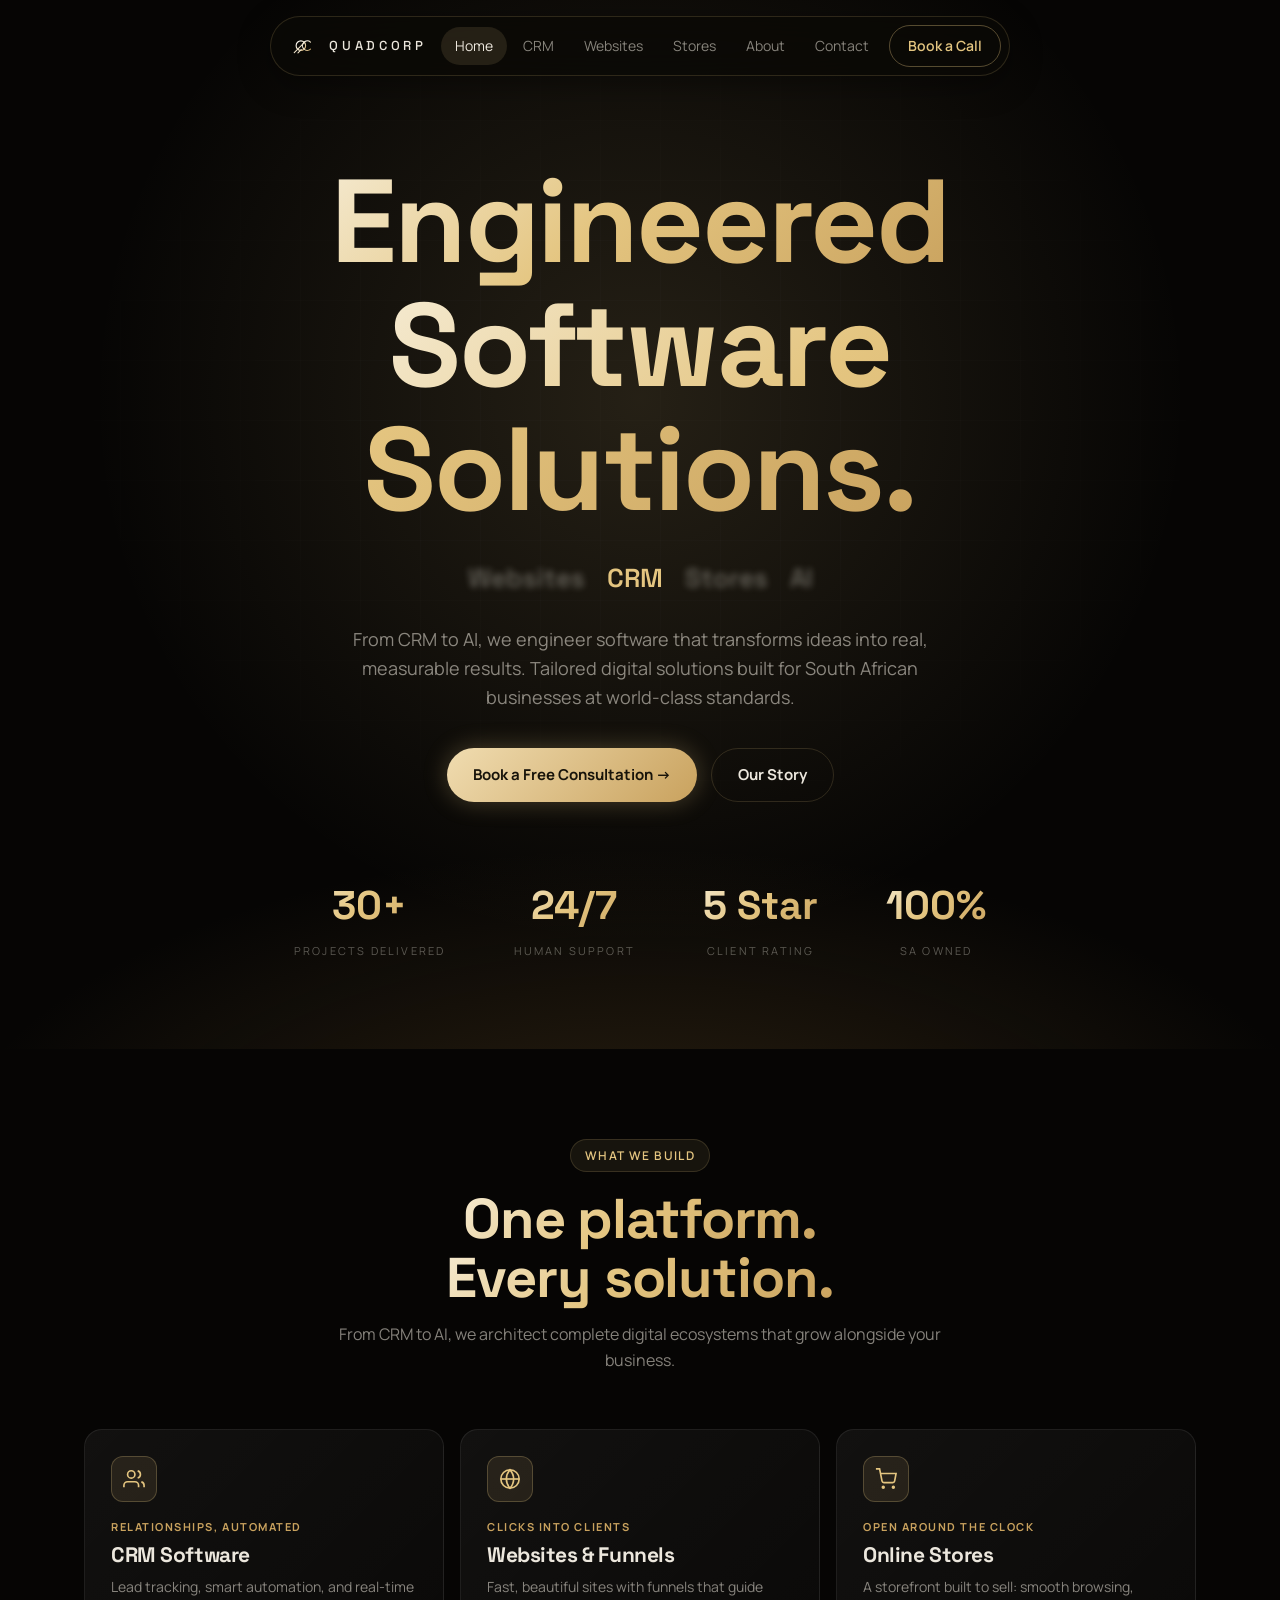
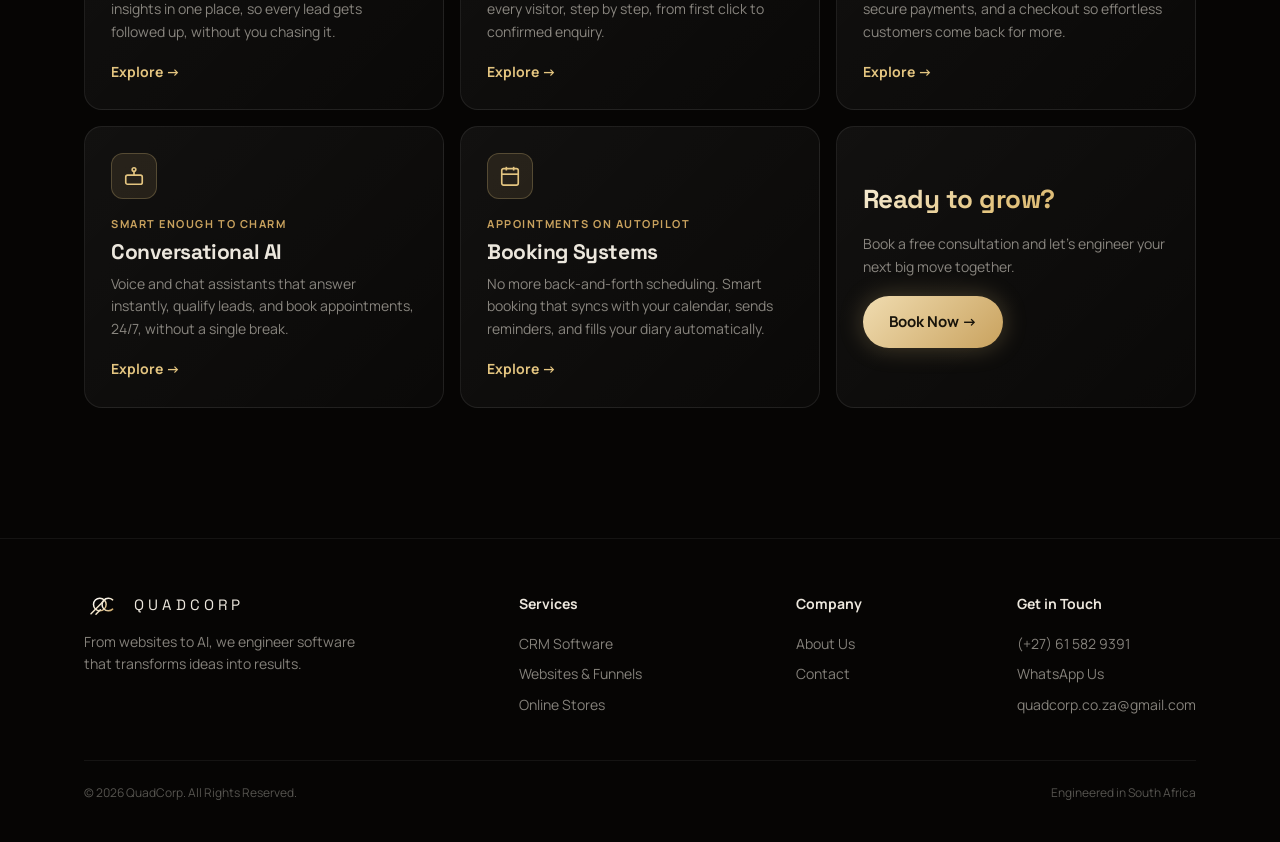
<file: index.html>
<!DOCTYPE html>
<html lang="en">
<head>
<meta charset="UTF-8">
<meta name="viewport" content="width=device-width, initial-scale=1.0">
<title>QuadCorp — Engineered Software Solutions</title>
<link rel="preconnect" href="https://fonts.googleapis.com">
<link rel="preconnect" href="https://fonts.gstatic.com" crossorigin>
<link href="https://fonts.googleapis.com/css2?family=Manrope:wght@400;500;600;700&family=Space+Grotesk:wght@500;600;700&display=swap" rel="stylesheet">
<link rel="stylesheet" href="styles.css">
</head>
<body>

<header>
  <nav>
    <a href="index.html" class="brand">
      <svg viewBox="0 0 240 130" fill="none" xmlns="http://www.w3.org/2000/svg">
        <defs><linearGradient id="g" x1="0" y1="0" x2="1" y2="1"><stop offset="0%" stop-color="#fff"/><stop offset="55%" stop-color="#F0E3C8"/><stop offset="100%" stop-color="#C9A25E"/></linearGradient></defs>
        <circle cx="95" cy="62" r="38" stroke="url(#g)" stroke-width="9" fill="none"/>
        <path d="M 172 34 A 38 38 0 1 0 172 90" stroke="url(#g)" stroke-width="9" stroke-linecap="round" fill="none"/>
        <line x1="42" y1="118" x2="126" y2="34" stroke="url(#g)" stroke-width="9" stroke-linecap="round"/>
        <line x1="72" y1="120" x2="98" y2="94" stroke="url(#g)" stroke-width="9" stroke-linecap="round"/>
      </svg>
      <span>QUADCORP</span>
    </a>
    <div class="nav-links">
      <a class="lnk" href="index.html">Home</a>
      <a class="lnk" href="crm.html">CRM</a>
      <a class="lnk" href="websites.html">Websites</a>
      <a class="lnk" href="stores.html">Stores</a>
      <a class="lnk" href="about.html">About</a>
      <a class="lnk" href="contact.html">Contact</a>
    </div>
    <a class="book" href="https://wa.me/27615829391?text=Hi%20QuadCorp!%20I%27d%20like%20to%20book%20a%20free%20consultation." target="_blank" rel="noopener">Book a Call</a>
  </nav>
</header>

<section class="hero">
  <div class="hero-inner">
    <h1><span class="grad">Engineered</span><br><span class="grad">Software Solutions.</span></h1>
    <div class="kws" id="kws"><span>Websites</span><span>CRM</span><span>Stores</span><span>AI</span></div>
    <p class="sub">From CRM to AI, we engineer software that transforms ideas into real, measurable results. Tailored digital solutions built for South African businesses at world-class standards.</p>
    <div class="cta">
      <a class="btn btn-primary" href="https://wa.me/27615829391?text=Hi%20QuadCorp!%20I%27d%20like%20to%20book%20a%20free%20consultation." target="_blank" rel="noopener">Book a Free Consultation →</a>
      <a class="btn btn-ghost" href="about.html">Our Story</a>
    </div>
    <div class="stats">
      <div class="s"><p class="v grad">30+</p><p class="l">Projects Delivered</p></div>
      <div class="s"><p class="v grad">24/7</p><p class="l">Human Support</p></div>
      <div class="s"><p class="v grad">5 Star</p><p class="l">Client Rating</p></div>
      <div class="s"><p class="v grad">100%</p><p class="l">SA Owned</p></div>
    </div>
  </div>
</section>

<section class="blk">
  <div class="wrap">
    <div class="head">
      <span class="tag">What We Build</span>
      <h2><span class="grad">One platform.</span><br><span class="grad">Every solution.</span></h2>
      <p>From CRM to AI, we architect complete digital ecosystems that grow alongside your business.</p>
    </div>
    <div class="grid g3">
      <a class="card" href="crm.html">
        <div class="ico"><svg viewBox="0 0 24 24"><path d="M17 21v-2a4 4 0 0 0-4-4H5a4 4 0 0 0-4 4v2"/><circle cx="9" cy="7" r="4"/><path d="M23 21v-2a4 4 0 0 0-3-3.87M16 3.13a4 4 0 0 1 0 7.75"/></svg></div>
        <p class="kick">Relationships, automated</p><h3>CRM Software</h3>
        <p>Lead tracking, smart automation, and real-time insights in one place, so every lead gets followed up, without you chasing it.</p>
        <div class="more">Explore →</div>
      </a>
      <a class="card" href="websites.html">
        <div class="ico"><svg viewBox="0 0 24 24"><circle cx="12" cy="12" r="10"/><line x1="2" y1="12" x2="22" y2="12"/><path d="M12 2a15.3 15.3 0 0 1 4 10 15.3 15.3 0 0 1-4 10 15.3 15.3 0 0 1-4-10 15.3 15.3 0 0 1 4-10z"/></svg></div>
        <p class="kick">Clicks into clients</p><h3>Websites &amp; Funnels</h3>
        <p>Fast, beautiful sites with funnels that guide every visitor, step by step, from first click to confirmed enquiry.</p>
        <div class="more">Explore →</div>
      </a>
      <a class="card" href="stores.html">
        <div class="ico"><svg viewBox="0 0 24 24"><circle cx="9" cy="21" r="1"/><circle cx="20" cy="21" r="1"/><path d="M1 1h4l2.68 13.39a2 2 0 0 0 2 1.61h9.72a2 2 0 0 0 2-1.61L23 6H6"/></svg></div>
        <p class="kick">Open around the clock</p><h3>Online Stores</h3>
        <p>A storefront built to sell: smooth browsing, secure payments, and a checkout so effortless customers come back for more.</p>
        <div class="more">Explore →</div>
      </a>
      <a class="card" href="contact.html">
        <div class="ico"><svg viewBox="0 0 24 24"><rect x="3" y="11" width="18" height="10" rx="2"/><circle cx="12" cy="5" r="2"/><path d="M12 7v4M8 16h.01M16 16h.01"/></svg></div>
        <p class="kick">Smart enough to charm</p><h3>Conversational AI</h3>
        <p>Voice and chat assistants that answer instantly, qualify leads, and book appointments, 24/7, without a single break.</p>
        <div class="more">Explore →</div>
      </a>
      <a class="card" href="contact.html">
        <div class="ico"><svg viewBox="0 0 24 24"><rect x="3" y="4" width="18" height="18" rx="2"/><line x1="16" y1="2" x2="16" y2="6"/><line x1="8" y1="2" x2="8" y2="6"/><line x1="3" y1="10" x2="21" y2="10"/></svg></div>
        <p class="kick">Appointments on autopilot</p><h3>Booking Systems</h3>
        <p>No more back-and-forth scheduling. Smart booking that syncs with your calendar, sends reminders, and fills your diary automatically.</p>
        <div class="more">Explore →</div>
      </a>
      <div class="card" style="display:flex;flex-direction:column;justify-content:center;">
        <h3 class="grad" style="font-size:26px;">Ready to grow?</h3>
        <p style="margin:10px 0 18px;">Book a free consultation and let's engineer your next big move together.</p>
        <a class="btn btn-primary" style="align-self:flex-start;" href="https://wa.me/27615829391?text=Hi%20QuadCorp!%20I%27d%20like%20to%20book%20a%20free%20consultation." target="_blank" rel="noopener">Book Now →</a>
      </div>
    </div>
  </div>
</section>

<footer>
  <div class="wrap">
    <div class="foot-top">
      <div class="foot-brand">
        <div class="fb">
          <svg viewBox="0 0 240 130" width="40" height="24" fill="none" xmlns="http://www.w3.org/2000/svg">
            <defs><linearGradient id="gf" x1="0" y1="0" x2="1" y2="1"><stop offset="0%" stop-color="#fff"/><stop offset="55%" stop-color="#F0E3C8"/><stop offset="100%" stop-color="#C9A25E"/></linearGradient></defs>
            <circle cx="95" cy="62" r="38" stroke="url(#gf)" stroke-width="9" fill="none"/>
            <path d="M 172 34 A 38 38 0 1 0 172 90" stroke="url(#gf)" stroke-width="9" stroke-linecap="round" fill="none"/>
            <line x1="42" y1="118" x2="126" y2="34" stroke="url(#gf)" stroke-width="9" stroke-linecap="round"/>
            <line x1="72" y1="120" x2="98" y2="94" stroke="url(#gf)" stroke-width="9" stroke-linecap="round"/>
          </svg>
          <span style="font-family:'Space Grotesk';letter-spacing:0.28em;font-size:15px;">QUADCORP</span>
        </div>
        <p>From websites to AI, we engineer software that transforms ideas into results.</p>
      </div>
      <div class="foot-col"><h5>Services</h5><a href="crm.html">CRM Software</a><a href="websites.html">Websites &amp; Funnels</a><a href="stores.html">Online Stores</a></div>
      <div class="foot-col"><h5>Company</h5><a href="about.html">About Us</a><a href="contact.html">Contact</a></div>
      <div class="foot-col"><h5>Get in Touch</h5><a href="tel:+27615829391">(+27) 61 582 9391</a><a href="https://wa.me/27615829391" target="_blank" rel="noopener">WhatsApp Us</a><a href="mailto:quadcorp.co.za@gmail.com">quadcorp.co.za@gmail.com</a></div>
    </div>
    <div class="foot-bot"><span>&copy; 2026 QuadCorp. All Rights Reserved.</span><span>Engineered in South Africa</span></div>
  </div>
</footer>

<script src="script.js"></script>
</body>
</html>
</file>
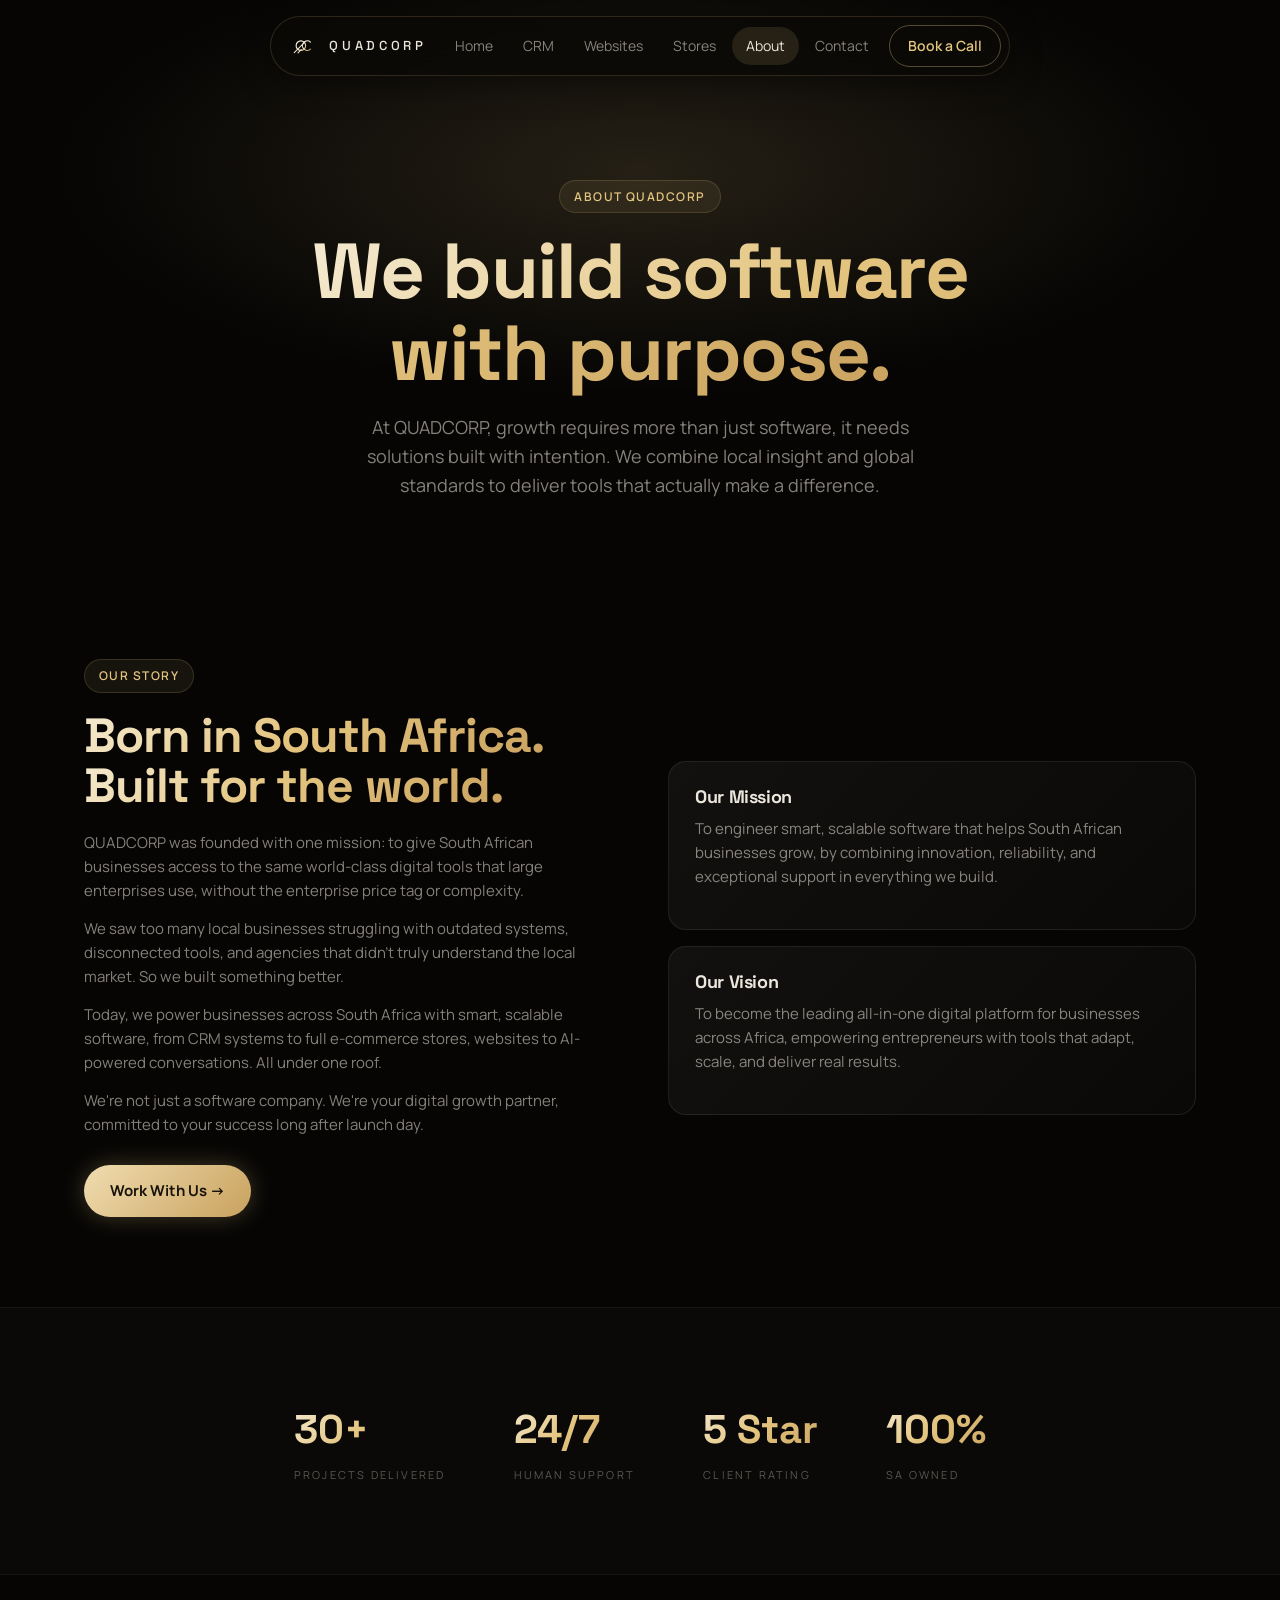
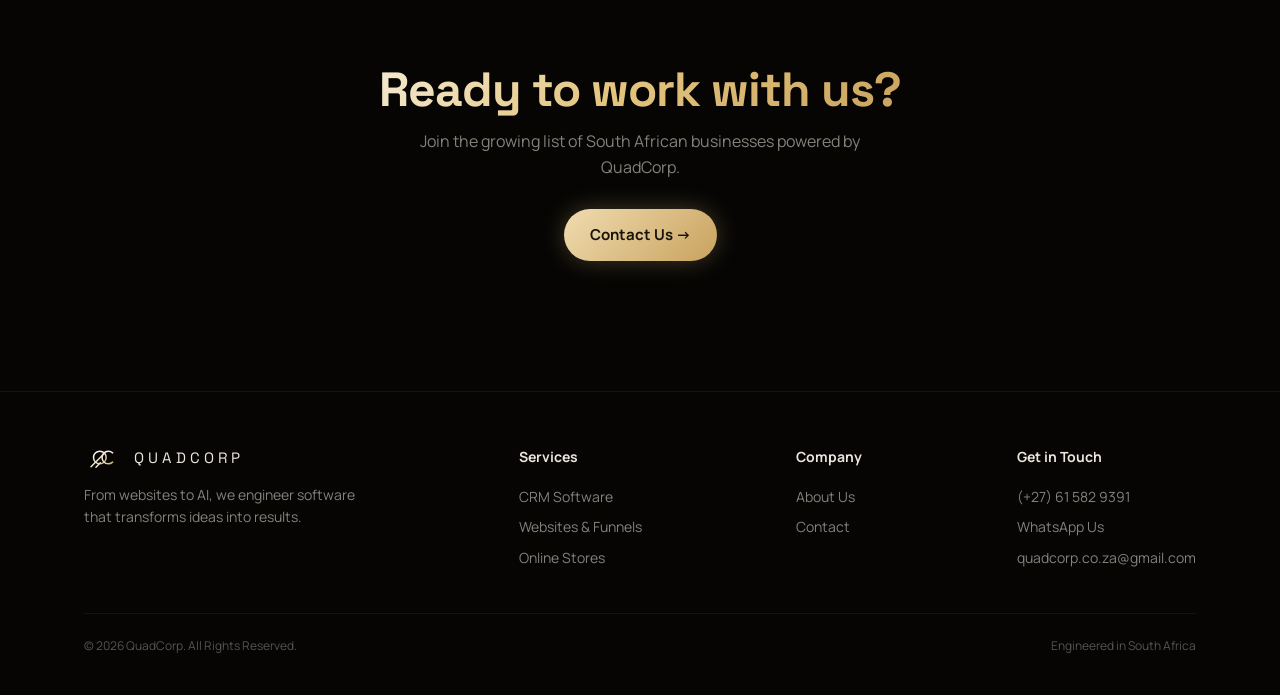
<file: about.html>
<!DOCTYPE html>
<html lang="en">
<head>
<meta charset="UTF-8">
<meta name="viewport" content="width=device-width, initial-scale=1.0">
<title>About — QuadCorp</title>
<link rel="preconnect" href="https://fonts.googleapis.com">
<link rel="preconnect" href="https://fonts.gstatic.com" crossorigin>
<link href="https://fonts.googleapis.com/css2?family=Manrope:wght@400;500;600;700&family=Space+Grotesk:wght@500;600;700&display=swap" rel="stylesheet">
<link rel="stylesheet" href="styles.css">
</head>
<body>

<header>
  <nav>
    <a href="index.html" class="brand">
      <svg viewBox="0 0 240 130" fill="none" xmlns="http://www.w3.org/2000/svg">
        <defs><linearGradient id="g" x1="0" y1="0" x2="1" y2="1"><stop offset="0%" stop-color="#fff"/><stop offset="55%" stop-color="#F0E3C8"/><stop offset="100%" stop-color="#C9A25E"/></linearGradient></defs>
        <circle cx="95" cy="62" r="38" stroke="url(#g)" stroke-width="9" fill="none"/>
        <path d="M 172 34 A 38 38 0 1 0 172 90" stroke="url(#g)" stroke-width="9" stroke-linecap="round" fill="none"/>
        <line x1="42" y1="118" x2="126" y2="34" stroke="url(#g)" stroke-width="9" stroke-linecap="round"/>
        <line x1="72" y1="120" x2="98" y2="94" stroke="url(#g)" stroke-width="9" stroke-linecap="round"/>
      </svg>
      <span>QUADCORP</span>
    </a>
    <div class="nav-links">
      <a class="lnk" href="index.html">Home</a>
      <a class="lnk" href="crm.html">CRM</a>
      <a class="lnk" href="websites.html">Websites</a>
      <a class="lnk" href="stores.html">Stores</a>
      <a class="lnk" href="about.html">About</a>
      <a class="lnk" href="contact.html">Contact</a>
    </div>
    <a class="book" href="https://wa.me/27615829391?text=Hi%20QuadCorp!%20I%27d%20like%20to%20book%20a%20free%20consultation." target="_blank" rel="noopener">Book a Call</a>
  </nav>
</header>

<section class="page-hero">
  <div class="inner">
    <span class="tag">About QuadCorp</span>
    <h1><span class="grad">We build software with purpose.</span></h1>
    <p>At QUADCORP, growth requires more than just software, it needs solutions built with intention. We combine local insight and global standards to deliver tools that actually make a difference.</p>
  </div>
</section>

<section class="blk">
  <div class="wrap about-grid">
    <div>
      <span class="tag">Our Story</span>
      <h2 style="font-size:clamp(32px,5vw,48px);margin:18px 0 20px;"><span class="grad">Born in South Africa.</span><br><span class="grad">Built for the world.</span></h2>
      <p>QUADCORP was founded with one mission: to give South African businesses access to the same world-class digital tools that large enterprises use, without the enterprise price tag or complexity.</p>
      <p>We saw too many local businesses struggling with outdated systems, disconnected tools, and agencies that didn't truly understand the local market. So we built something better.</p>
      <p>Today, we power businesses across South Africa with smart, scalable software, from CRM systems to full e-commerce stores, websites to AI-powered conversations. All under one roof.</p>
      <p>We're not just a software company. We're your digital growth partner, committed to your success long after launch day.</p>
      <a class="btn btn-primary" style="margin-top:14px;" href="contact.html">Work With Us →</a>
    </div>
    <div class="grid" style="gap:16px;">
      <div class="card"><h3 style="font-size:18px;">Our Mission</h3><p>To engineer smart, scalable software that helps South African businesses grow, by combining innovation, reliability, and exceptional support in everything we build.</p></div>
      <div class="card"><h3 style="font-size:18px;">Our Vision</h3><p>To become the leading all-in-one digital platform for businesses across Africa, empowering entrepreneurs with tools that adapt, scale, and deliver real results.</p></div>
    </div>
  </div>
</section>

<section class="blk" style="background:rgba(255,255,255,0.015);border-top:1px solid rgba(255,255,255,0.05);border-bottom:1px solid rgba(255,255,255,0.05);">
  <div class="wrap">
    <div class="stats" style="margin-top:0;">
      <div class="s"><p class="v grad">30+</p><p class="l">Projects Delivered</p></div>
      <div class="s"><p class="v grad">24/7</p><p class="l">Human Support</p></div>
      <div class="s"><p class="v grad">5 Star</p><p class="l">Client Rating</p></div>
      <div class="s"><p class="v grad">100%</p><p class="l">SA Owned</p></div>
    </div>
  </div>
</section>

<section class="blk" style="text-align:center;">
  <div class="wrap">
    <h2 style="font-size:clamp(32px,5vw,48px);"><span class="grad">Ready to work with us?</span></h2>
    <p style="color:var(--muted);margin:14px auto 28px;max-width:460px;">Join the growing list of South African businesses powered by QuadCorp.</p>
    <a class="btn btn-primary" href="contact.html">Contact Us →</a>
  </div>
</section>

<footer>
  <div class="wrap">
    <div class="foot-top">
      <div class="foot-brand">
        <div class="fb">
          <svg viewBox="0 0 240 130" width="40" height="24" fill="none" xmlns="http://www.w3.org/2000/svg">
            <defs><linearGradient id="gf" x1="0" y1="0" x2="1" y2="1"><stop offset="0%" stop-color="#fff"/><stop offset="55%" stop-color="#F0E3C8"/><stop offset="100%" stop-color="#C9A25E"/></linearGradient></defs>
            <circle cx="95" cy="62" r="38" stroke="url(#gf)" stroke-width="9" fill="none"/>
            <path d="M 172 34 A 38 38 0 1 0 172 90" stroke="url(#gf)" stroke-width="9" stroke-linecap="round" fill="none"/>
            <line x1="42" y1="118" x2="126" y2="34" stroke="url(#gf)" stroke-width="9" stroke-linecap="round"/>
            <line x1="72" y1="120" x2="98" y2="94" stroke="url(#gf)" stroke-width="9" stroke-linecap="round"/>
          </svg>
          <span style="font-family:'Space Grotesk';letter-spacing:0.28em;font-size:15px;">QUADCORP</span>
        </div>
        <p>From websites to AI, we engineer software that transforms ideas into results.</p>
      </div>
      <div class="foot-col"><h5>Services</h5><a href="crm.html">CRM Software</a><a href="websites.html">Websites &amp; Funnels</a><a href="stores.html">Online Stores</a></div>
      <div class="foot-col"><h5>Company</h5><a href="about.html">About Us</a><a href="contact.html">Contact</a></div>
      <div class="foot-col"><h5>Get in Touch</h5><a href="tel:+27615829391">(+27) 61 582 9391</a><a href="https://wa.me/27615829391" target="_blank" rel="noopener">WhatsApp Us</a><a href="mailto:quadcorp.co.za@gmail.com">quadcorp.co.za@gmail.com</a></div>
    </div>
    <div class="foot-bot"><span>&copy; 2026 QuadCorp. All Rights Reserved.</span><span>Engineered in South Africa</span></div>
  </div>
</footer>

<script src="script.js"></script>
</body>
</html>
</file>
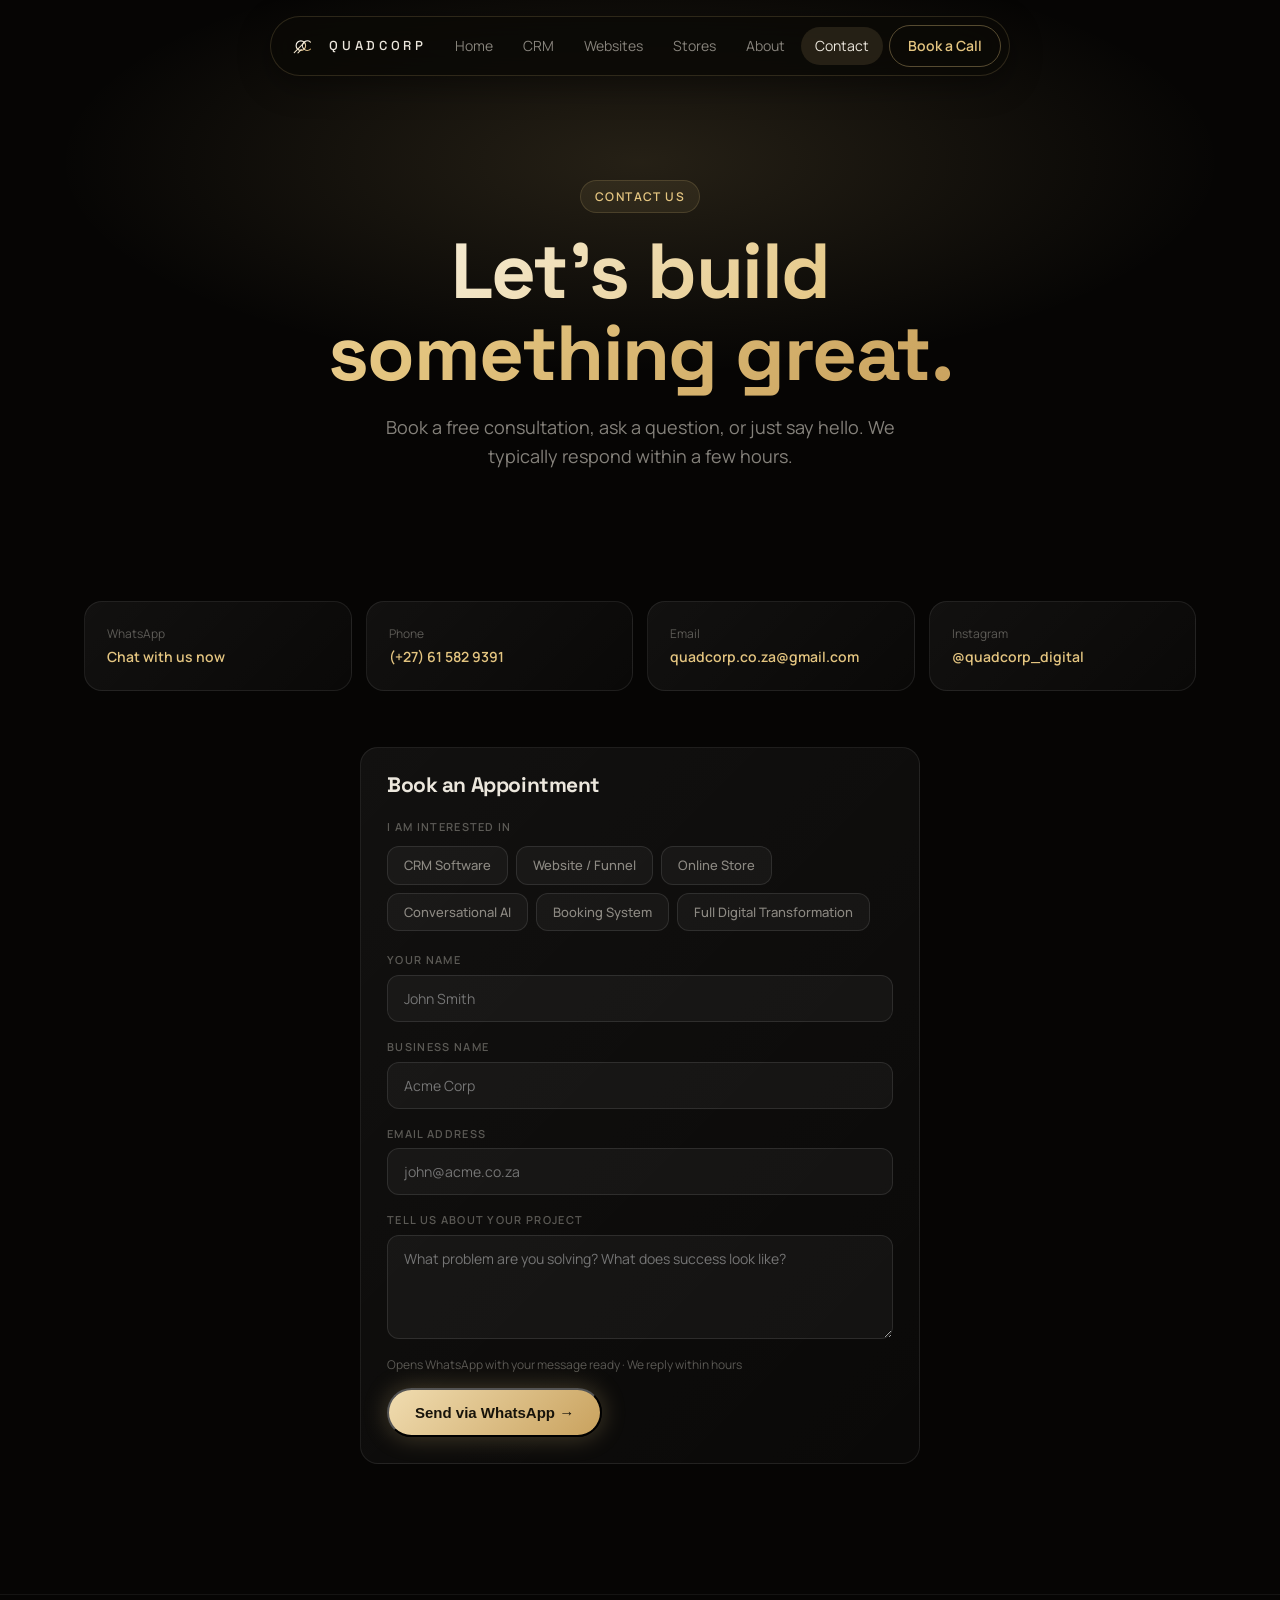
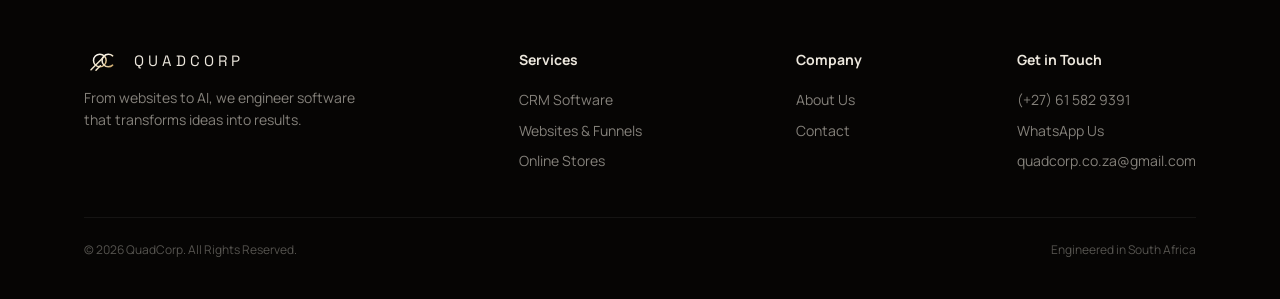
<file: contact.html>
<!DOCTYPE html>
<html lang="en">
<head>
<meta charset="UTF-8">
<meta name="viewport" content="width=device-width, initial-scale=1.0">
<title>Contact — QuadCorp</title>
<link rel="preconnect" href="https://fonts.googleapis.com">
<link rel="preconnect" href="https://fonts.gstatic.com" crossorigin>
<link href="https://fonts.googleapis.com/css2?family=Manrope:wght@400;500;600;700&family=Space+Grotesk:wght@500;600;700&display=swap" rel="stylesheet">
<link rel="stylesheet" href="styles.css">
<style>
  .form-field { display:flex; flex-direction:column; gap:6px; margin-bottom:16px; text-align:left; }
  .form-field label { font-size:11px; letter-spacing:0.12em; text-transform:uppercase; color:var(--faint); font-weight:600; }
  .form-field input, .form-field textarea { background:rgba(255,255,255,0.04); border:1px solid rgba(255,255,255,0.1); border-radius:12px; padding:13px 16px; color:var(--text); font-family:inherit; font-size:14px; outline:none; transition:border-color .2s; }
  .form-field input:focus, .form-field textarea:focus { border-color:rgba(228,197,128,0.5); }
  .chips { display:flex; flex-wrap:wrap; gap:8px; margin-bottom:20px; }
  .chip { padding:8px 16px; border-radius:12px; font-size:13px; font-weight:500; cursor:pointer; background:rgba(255,255,255,0.04); border:1px solid rgba(255,255,255,0.1); color:var(--muted); transition:all .2s; }
  .chip.on { background:rgba(228,197,128,0.18); border-color:rgba(228,197,128,0.5); color:var(--gold-bright); }
  .form-card { max-width:560px; margin:0 auto; text-align:left; }
</style>
</head>
<body>

<header>
  <nav>
    <a href="index.html" class="brand">
      <svg viewBox="0 0 240 130" fill="none" xmlns="http://www.w3.org/2000/svg">
        <defs><linearGradient id="g" x1="0" y1="0" x2="1" y2="1"><stop offset="0%" stop-color="#fff"/><stop offset="55%" stop-color="#F0E3C8"/><stop offset="100%" stop-color="#C9A25E"/></linearGradient></defs>
        <circle cx="95" cy="62" r="38" stroke="url(#g)" stroke-width="9" fill="none"/>
        <path d="M 172 34 A 38 38 0 1 0 172 90" stroke="url(#g)" stroke-width="9" stroke-linecap="round" fill="none"/>
        <line x1="42" y1="118" x2="126" y2="34" stroke="url(#g)" stroke-width="9" stroke-linecap="round"/>
        <line x1="72" y1="120" x2="98" y2="94" stroke="url(#g)" stroke-width="9" stroke-linecap="round"/>
      </svg>
      <span>QUADCORP</span>
    </a>
    <div class="nav-links">
      <a class="lnk" href="index.html">Home</a>
      <a class="lnk" href="crm.html">CRM</a>
      <a class="lnk" href="websites.html">Websites</a>
      <a class="lnk" href="stores.html">Stores</a>
      <a class="lnk" href="about.html">About</a>
      <a class="lnk" href="contact.html">Contact</a>
    </div>
    <a class="book" href="https://wa.me/27615829391?text=Hi%20QuadCorp!%20I%27d%20like%20to%20book%20a%20free%20consultation." target="_blank" rel="noopener">Book a Call</a>
  </nav>
</header>

<section class="page-hero">
  <div class="inner">
    <span class="tag">Contact Us</span>
    <h1><span class="grad">Let's build something great.</span></h1>
    <p>Book a free consultation, ask a question, or just say hello. We typically respond within a few hours.</p>
  </div>
</section>

<section class="blk" style="padding-top:20px;">
  <div class="wrap">
    <div class="methods" style="margin-bottom:56px;">
      <a class="card method" href="https://wa.me/27615829391?text=Hi%20QuadCorp!" target="_blank" rel="noopener"><div class="ml">WhatsApp</div><div class="mv gold">Chat with us now</div></a>
      <a class="card method" href="tel:+27615829391"><div class="ml">Phone</div><div class="mv gold">(+27) 61 582 9391</div></a>
      <a class="card method" href="mailto:quadcorp.co.za@gmail.com"><div class="ml">Email</div><div class="mv gold">quadcorp.co.za@gmail.com</div></a>
      <a class="card method" href="https://instagram.com/quadcorp_digital" target="_blank" rel="noopener"><div class="ml">Instagram</div><div class="mv gold">@quadcorp_digital</div></a>
    </div>

    <div class="card form-card">
      <h3 style="margin-bottom:22px;">Book an Appointment</h3>
      <label style="font-size:11px;letter-spacing:0.12em;text-transform:uppercase;color:var(--faint);font-weight:600;display:block;margin-bottom:10px;">I am interested in</label>
      <div class="chips" id="chips">
        <span class="chip">CRM Software</span>
        <span class="chip">Website / Funnel</span>
        <span class="chip">Online Store</span>
        <span class="chip">Conversational AI</span>
        <span class="chip">Booking System</span>
        <span class="chip">Full Digital Transformation</span>
      </div>
      <div class="form-field"><label>Your Name</label><input id="f-name" type="text" placeholder="John Smith"></div>
      <div class="form-field"><label>Business Name</label><input id="f-biz" type="text" placeholder="Acme Corp"></div>
      <div class="form-field"><label>Email Address</label><input id="f-email" type="email" placeholder="john@acme.co.za"></div>
      <div class="form-field"><label>Tell us about your project</label><textarea id="f-msg" rows="4" placeholder="What problem are you solving? What does success look like?"></textarea></div>
      <div style="display:flex;align-items:center;justify-content:space-between;gap:14px;flex-wrap:wrap;margin-top:6px;">
        <span style="font-size:12px;color:var(--faint);">Opens WhatsApp with your message ready · We reply within hours</span>
        <button class="btn btn-primary" onclick="sendWhats()">Send via WhatsApp →</button>
      </div>
    </div>
  </div>
</section>

<footer>
  <div class="wrap">
    <div class="foot-top">
      <div class="foot-brand">
        <div class="fb">
          <svg viewBox="0 0 240 130" width="40" height="24" fill="none" xmlns="http://www.w3.org/2000/svg">
            <defs><linearGradient id="gf" x1="0" y1="0" x2="1" y2="1"><stop offset="0%" stop-color="#fff"/><stop offset="55%" stop-color="#F0E3C8"/><stop offset="100%" stop-color="#C9A25E"/></linearGradient></defs>
            <circle cx="95" cy="62" r="38" stroke="url(#gf)" stroke-width="9" fill="none"/>
            <path d="M 172 34 A 38 38 0 1 0 172 90" stroke="url(#gf)" stroke-width="9" stroke-linecap="round" fill="none"/>
            <line x1="42" y1="118" x2="126" y2="34" stroke="url(#gf)" stroke-width="9" stroke-linecap="round"/>
            <line x1="72" y1="120" x2="98" y2="94" stroke="url(#gf)" stroke-width="9" stroke-linecap="round"/>
          </svg>
          <span style="font-family:'Space Grotesk';letter-spacing:0.28em;font-size:15px;">QUADCORP</span>
        </div>
        <p>From websites to AI, we engineer software that transforms ideas into results.</p>
      </div>
      <div class="foot-col"><h5>Services</h5><a href="crm.html">CRM Software</a><a href="websites.html">Websites &amp; Funnels</a><a href="stores.html">Online Stores</a></div>
      <div class="foot-col"><h5>Company</h5><a href="about.html">About Us</a><a href="contact.html">Contact</a></div>
      <div class="foot-col"><h5>Get in Touch</h5><a href="tel:+27615829391">(+27) 61 582 9391</a><a href="https://wa.me/27615829391" target="_blank" rel="noopener">WhatsApp Us</a><a href="mailto:quadcorp.co.za@gmail.com">quadcorp.co.za@gmail.com</a></div>
    </div>
    <div class="foot-bot"><span>&copy; 2026 QuadCorp. All Rights Reserved.</span><span>Engineered in South Africa</span></div>
  </div>
</footer>

<script src="script.js"></script>
<script>
  document.querySelectorAll('#chips .chip').forEach(function (c) {
    c.addEventListener('click', function () { c.classList.toggle('on'); });
  });
  function sendWhats() {
    var name = document.getElementById('f-name').value || 'there';
    var biz = document.getElementById('f-biz').value || '';
    var email = document.getElementById('f-email').value || '';
    var msg = document.getElementById('f-msg').value || '';
    var chosen = Array.from(document.querySelectorAll('#chips .chip.on')).map(function (c) { return c.textContent; });
    var services = chosen.length ? chosen.join(', ') : 'General Inquiry';
    var text = "Hi QuadCorp! I'm " + name + (biz ? ' from ' + biz : '') +
      '.\n\nInterested in: ' + services + '\n\nMessage: ' + msg + (email ? '\n\nEmail: ' + email : '');
    window.open('https://wa.me/27615829391?text=' + encodeURIComponent(text), '_blank');
  }
</script>
</body>
</html>
</file>
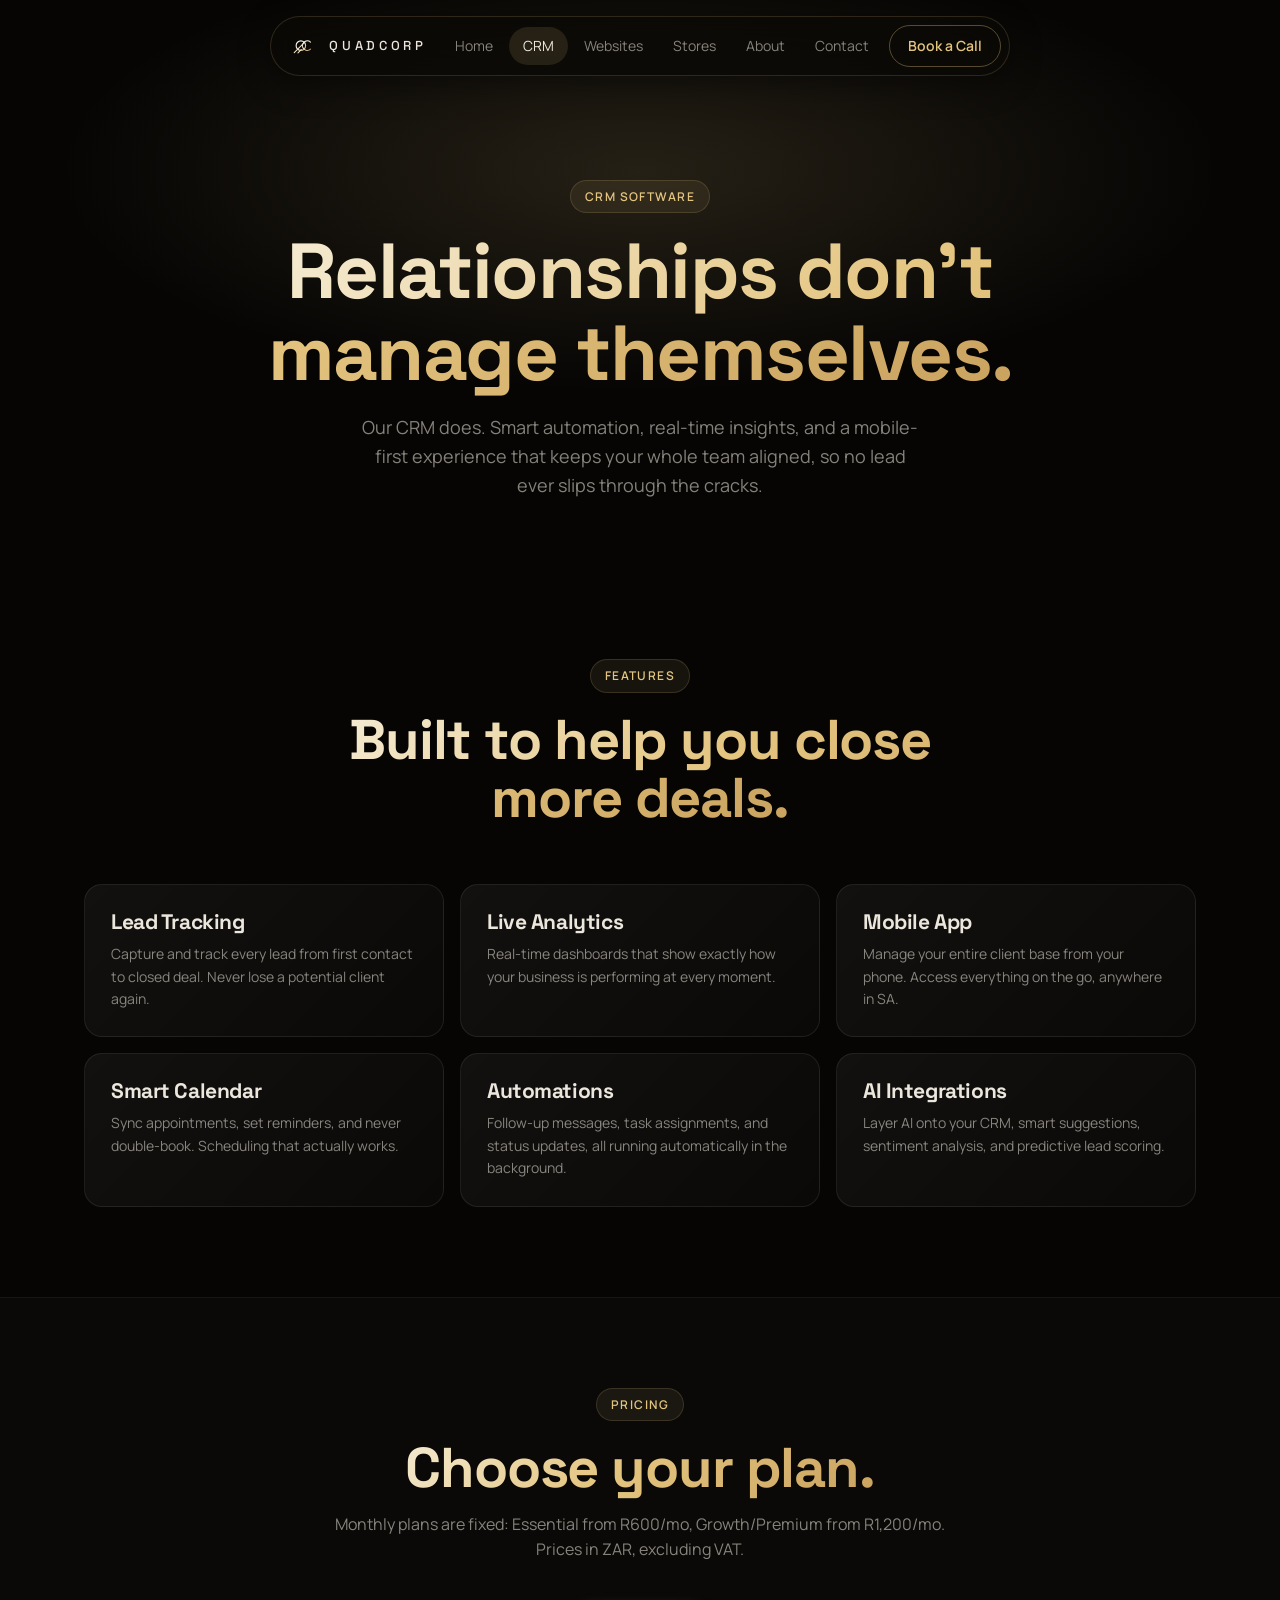
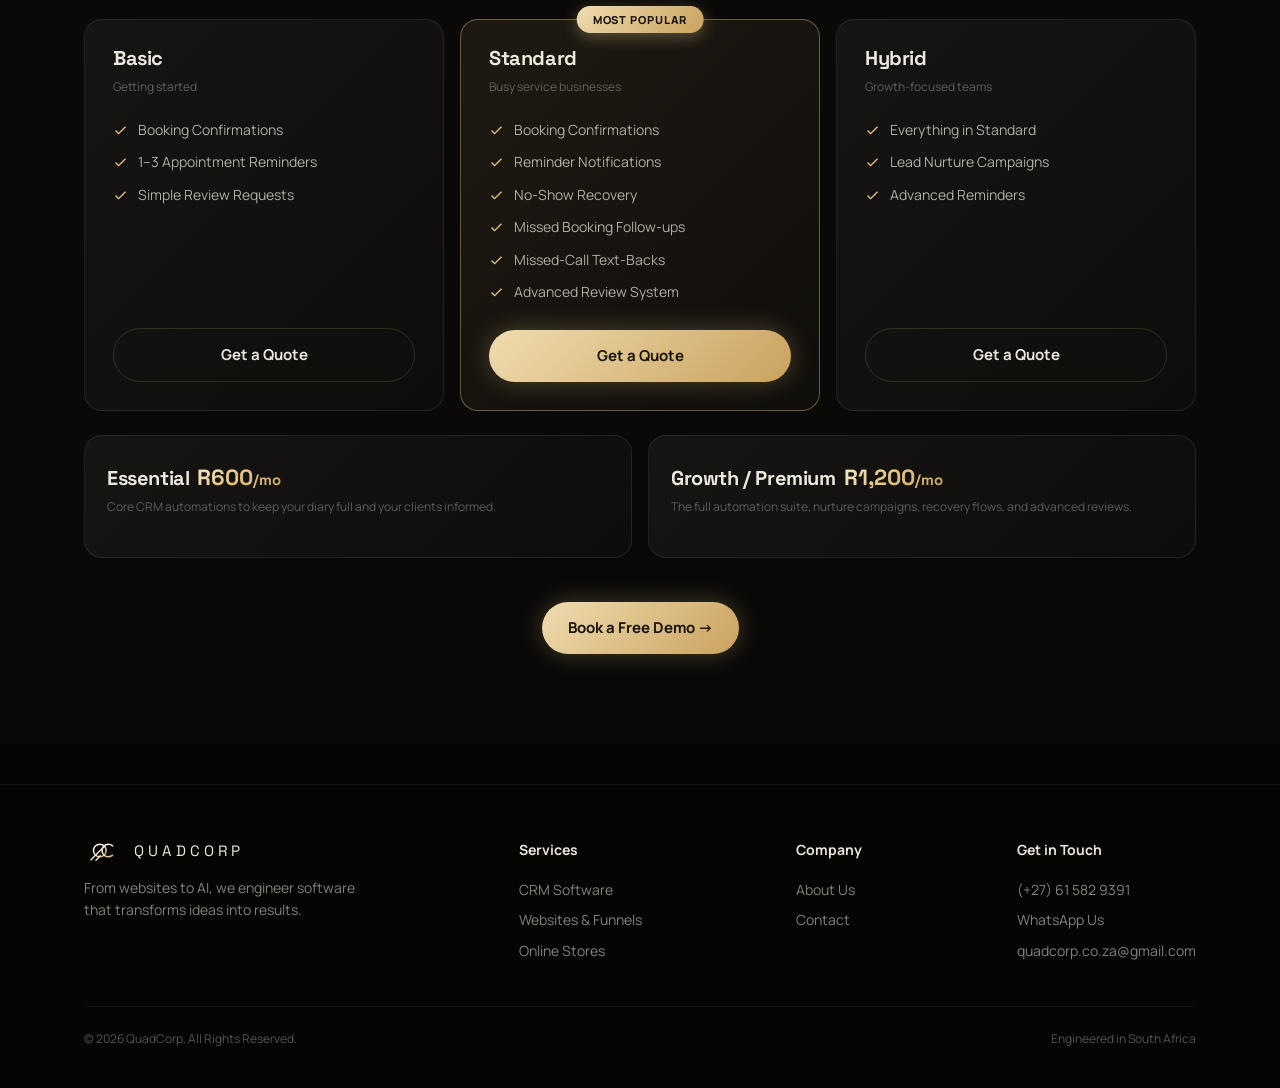
<file: crm.html>
<!DOCTYPE html>
<html lang="en">
<head>
<meta charset="UTF-8">
<meta name="viewport" content="width=device-width, initial-scale=1.0">
<title>CRM Software — QuadCorp</title>
<link rel="preconnect" href="https://fonts.googleapis.com">
<link rel="preconnect" href="https://fonts.gstatic.com" crossorigin>
<link href="https://fonts.googleapis.com/css2?family=Manrope:wght@400;500;600;700&family=Space+Grotesk:wght@500;600;700&display=swap" rel="stylesheet">
<link rel="stylesheet" href="styles.css">
</head>
<body>

<header>
  <nav>
    <a href="index.html" class="brand">
      <svg viewBox="0 0 240 130" fill="none" xmlns="http://www.w3.org/2000/svg">
        <defs><linearGradient id="g" x1="0" y1="0" x2="1" y2="1"><stop offset="0%" stop-color="#fff"/><stop offset="55%" stop-color="#F0E3C8"/><stop offset="100%" stop-color="#C9A25E"/></linearGradient></defs>
        <circle cx="95" cy="62" r="38" stroke="url(#g)" stroke-width="9" fill="none"/>
        <path d="M 172 34 A 38 38 0 1 0 172 90" stroke="url(#g)" stroke-width="9" stroke-linecap="round" fill="none"/>
        <line x1="42" y1="118" x2="126" y2="34" stroke="url(#g)" stroke-width="9" stroke-linecap="round"/>
        <line x1="72" y1="120" x2="98" y2="94" stroke="url(#g)" stroke-width="9" stroke-linecap="round"/>
      </svg>
      <span>QUADCORP</span>
    </a>
    <div class="nav-links">
      <a class="lnk" href="index.html">Home</a>
      <a class="lnk" href="crm.html">CRM</a>
      <a class="lnk" href="websites.html">Websites</a>
      <a class="lnk" href="stores.html">Stores</a>
      <a class="lnk" href="about.html">About</a>
      <a class="lnk" href="contact.html">Contact</a>
    </div>
    <a class="book" href="https://wa.me/27615829391?text=Hi%20QuadCorp!%20I%27d%20like%20to%20book%20a%20free%20consultation." target="_blank" rel="noopener">Book a Call</a>
  </nav>
</header>

<section class="page-hero">
  <div class="inner">
    <span class="tag">CRM Software</span>
    <h1><span class="grad">Relationships don't manage themselves.</span></h1>
    <p>Our CRM does. Smart automation, real-time insights, and a mobile-first experience that keeps your whole team aligned, so no lead ever slips through the cracks.</p>
  </div>
</section>

<section class="blk">
  <div class="wrap">
    <div class="head"><span class="tag">Features</span><h2><span class="grad">Built to help you close more deals.</span></h2></div>
    <div class="grid g3">
      <div class="card"><h3>Lead Tracking</h3><p>Capture and track every lead from first contact to closed deal. Never lose a potential client again.</p></div>
      <div class="card"><h3>Live Analytics</h3><p>Real-time dashboards that show exactly how your business is performing at every moment.</p></div>
      <div class="card"><h3>Mobile App</h3><p>Manage your entire client base from your phone. Access everything on the go, anywhere in SA.</p></div>
      <div class="card"><h3>Smart Calendar</h3><p>Sync appointments, set reminders, and never double-book. Scheduling that actually works.</p></div>
      <div class="card"><h3>Automations</h3><p>Follow-up messages, task assignments, and status updates, all running automatically in the background.</p></div>
      <div class="card"><h3>AI Integrations</h3><p>Layer AI onto your CRM, smart suggestions, sentiment analysis, and predictive lead scoring.</p></div>
    </div>
  </div>
</section>

<section class="blk" style="background:rgba(255,255,255,0.015);border-top:1px solid rgba(255,255,255,0.05);">
  <div class="wrap">
    <div class="head"><span class="tag">Pricing</span><h2><span class="grad">Choose your plan.</span></h2><p>Monthly plans are fixed: Essential from R600/mo, Growth/Premium from R1,200/mo. Prices in ZAR, excluding VAT.</p></div>
    <div class="grid g3">
      <div class="plan"><h4>Basic</h4><div class="subl" style="margin-top:6px;">Getting started</div><ul><li><svg viewBox="0 0 24 24"><polyline points="20 6 9 17 4 12"/></svg>Booking Confirmations</li><li><svg viewBox="0 0 24 24"><polyline points="20 6 9 17 4 12"/></svg>1–3 Appointment Reminders</li><li><svg viewBox="0 0 24 24"><polyline points="20 6 9 17 4 12"/></svg>Simple Review Requests</li></ul><a class="btn btn-ghost" href="contact.html">Get a Quote</a></div>
      <div class="plan pop"><div class="badge-pop">Most Popular</div><h4>Standard</h4><div class="subl" style="margin-top:6px;">Busy service businesses</div><ul><li><svg viewBox="0 0 24 24"><polyline points="20 6 9 17 4 12"/></svg>Booking Confirmations</li><li><svg viewBox="0 0 24 24"><polyline points="20 6 9 17 4 12"/></svg>Reminder Notifications</li><li><svg viewBox="0 0 24 24"><polyline points="20 6 9 17 4 12"/></svg>No-Show Recovery</li><li><svg viewBox="0 0 24 24"><polyline points="20 6 9 17 4 12"/></svg>Missed Booking Follow-ups</li><li><svg viewBox="0 0 24 24"><polyline points="20 6 9 17 4 12"/></svg>Missed-Call Text-Backs</li><li><svg viewBox="0 0 24 24"><polyline points="20 6 9 17 4 12"/></svg>Advanced Review System</li></ul><a class="btn btn-primary" href="contact.html">Get a Quote</a></div>
      <div class="plan"><h4>Hybrid</h4><div class="subl" style="margin-top:6px;">Growth-focused teams</div><ul><li><svg viewBox="0 0 24 24"><polyline points="20 6 9 17 4 12"/></svg>Everything in Standard</li><li><svg viewBox="0 0 24 24"><polyline points="20 6 9 17 4 12"/></svg>Lead Nurture Campaigns</li><li><svg viewBox="0 0 24 24"><polyline points="20 6 9 17 4 12"/></svg>Advanced Reminders</li></ul><a class="btn btn-ghost" href="contact.html">Get a Quote</a></div>
    </div>
    <div class="subrow">
      <div class="plan" style="padding:22px;"><div class="mono"><h4>Essential</h4><span class="pr grad" style="font-size:22px;">R600<small>/mo</small></span></div><div class="subl">Core CRM automations to keep your diary full and your clients informed.</div></div>
      <div class="plan" style="padding:22px;"><div class="mono"><h4>Growth / Premium</h4><span class="pr grad" style="font-size:22px;">R1,200<small>/mo</small></span></div><div class="subl">The full automation suite, nurture campaigns, recovery flows, and advanced reviews.</div></div>
    </div>
    <div style="text-align:center;margin-top:44px;"><a class="btn btn-primary" href="https://wa.me/27615829391?text=I%20am%20interested%20in%20CRM%20Software" target="_blank" rel="noopener">Book a Free Demo →</a></div>
  </div>
</section>

<footer>
  <div class="wrap">
    <div class="foot-top">
      <div class="foot-brand">
        <div class="fb">
          <svg viewBox="0 0 240 130" width="40" height="24" fill="none" xmlns="http://www.w3.org/2000/svg">
            <defs><linearGradient id="gf" x1="0" y1="0" x2="1" y2="1"><stop offset="0%" stop-color="#fff"/><stop offset="55%" stop-color="#F0E3C8"/><stop offset="100%" stop-color="#C9A25E"/></linearGradient></defs>
            <circle cx="95" cy="62" r="38" stroke="url(#gf)" stroke-width="9" fill="none"/>
            <path d="M 172 34 A 38 38 0 1 0 172 90" stroke="url(#gf)" stroke-width="9" stroke-linecap="round" fill="none"/>
            <line x1="42" y1="118" x2="126" y2="34" stroke="url(#gf)" stroke-width="9" stroke-linecap="round"/>
            <line x1="72" y1="120" x2="98" y2="94" stroke="url(#gf)" stroke-width="9" stroke-linecap="round"/>
          </svg>
          <span style="font-family:'Space Grotesk';letter-spacing:0.28em;font-size:15px;">QUADCORP</span>
        </div>
        <p>From websites to AI, we engineer software that transforms ideas into results.</p>
      </div>
      <div class="foot-col"><h5>Services</h5><a href="crm.html">CRM Software</a><a href="websites.html">Websites &amp; Funnels</a><a href="stores.html">Online Stores</a></div>
      <div class="foot-col"><h5>Company</h5><a href="about.html">About Us</a><a href="contact.html">Contact</a></div>
      <div class="foot-col"><h5>Get in Touch</h5><a href="tel:+27615829391">(+27) 61 582 9391</a><a href="https://wa.me/27615829391" target="_blank" rel="noopener">WhatsApp Us</a><a href="mailto:quadcorp.co.za@gmail.com">quadcorp.co.za@gmail.com</a></div>
    </div>
    <div class="foot-bot"><span>&copy; 2026 QuadCorp. All Rights Reserved.</span><span>Engineered in South Africa</span></div>
  </div>
</footer>

<script src="script.js"></script>
</body>
</html>
</file>
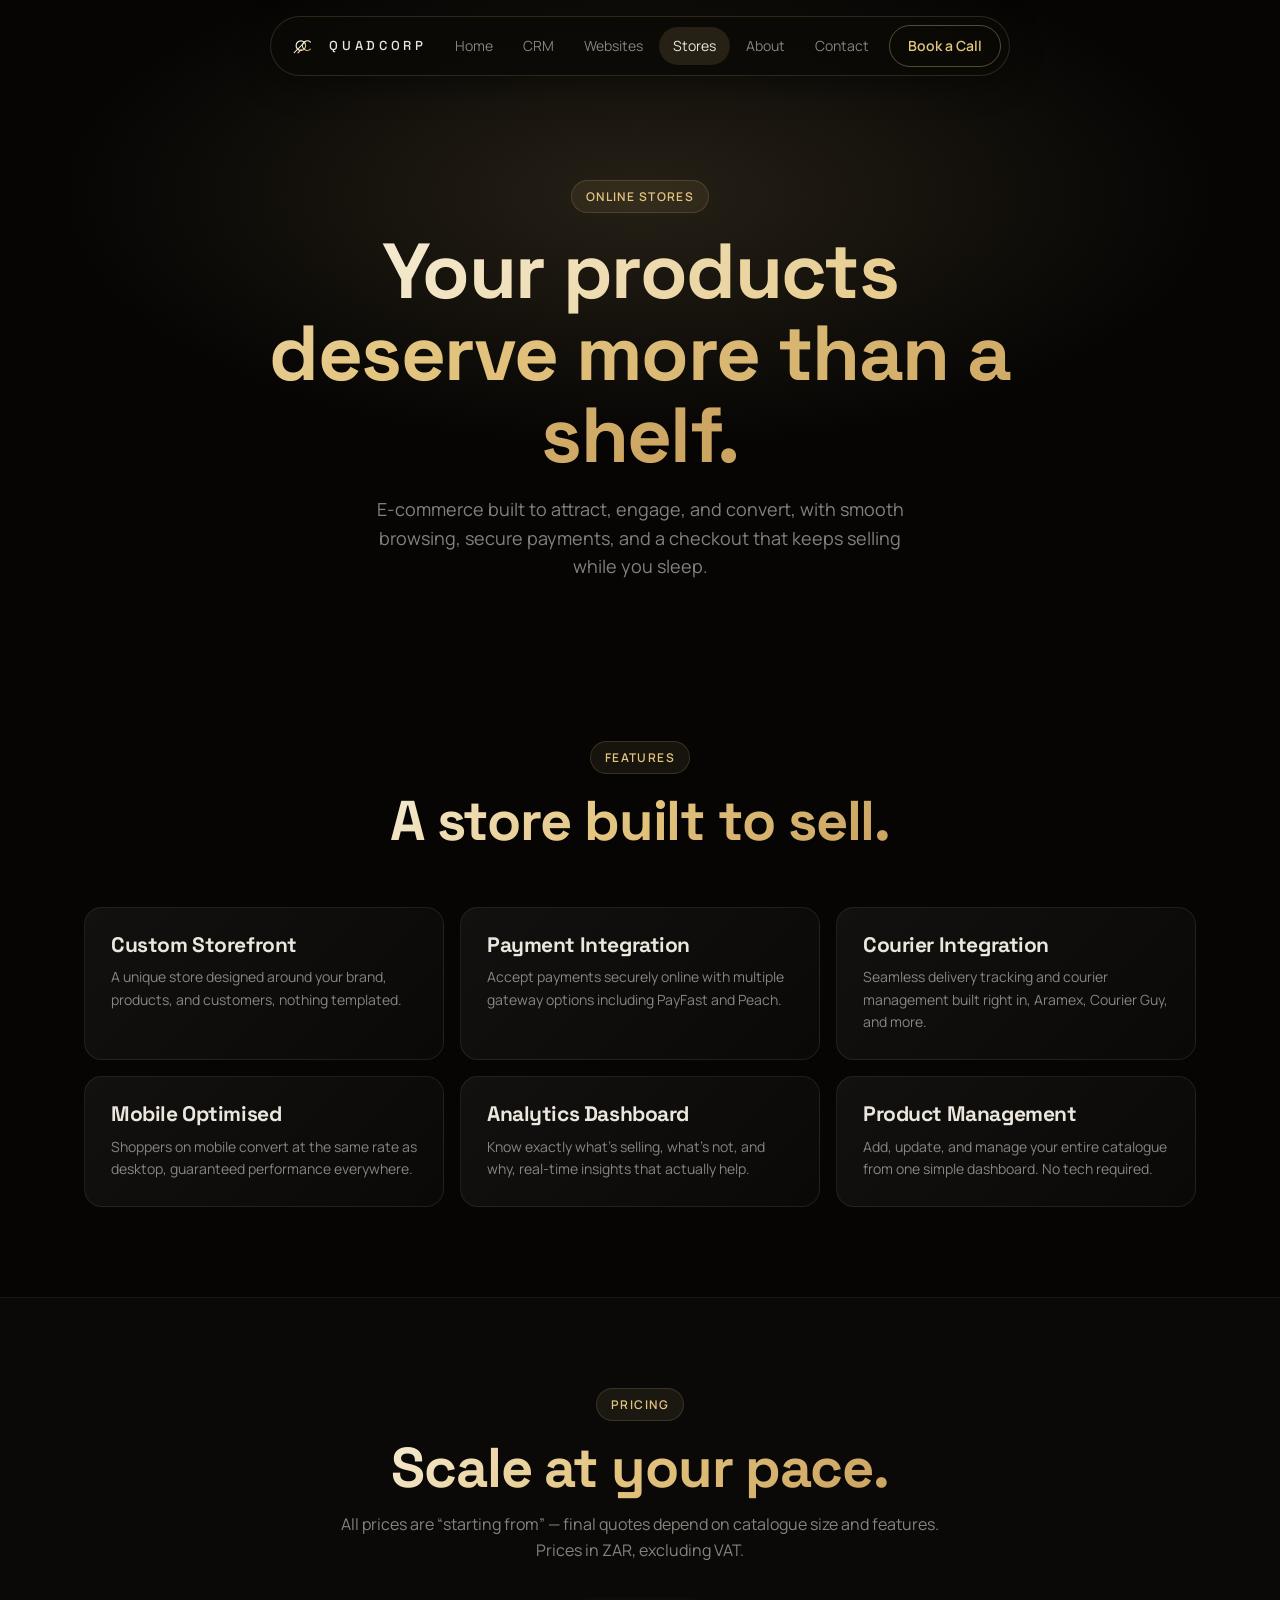
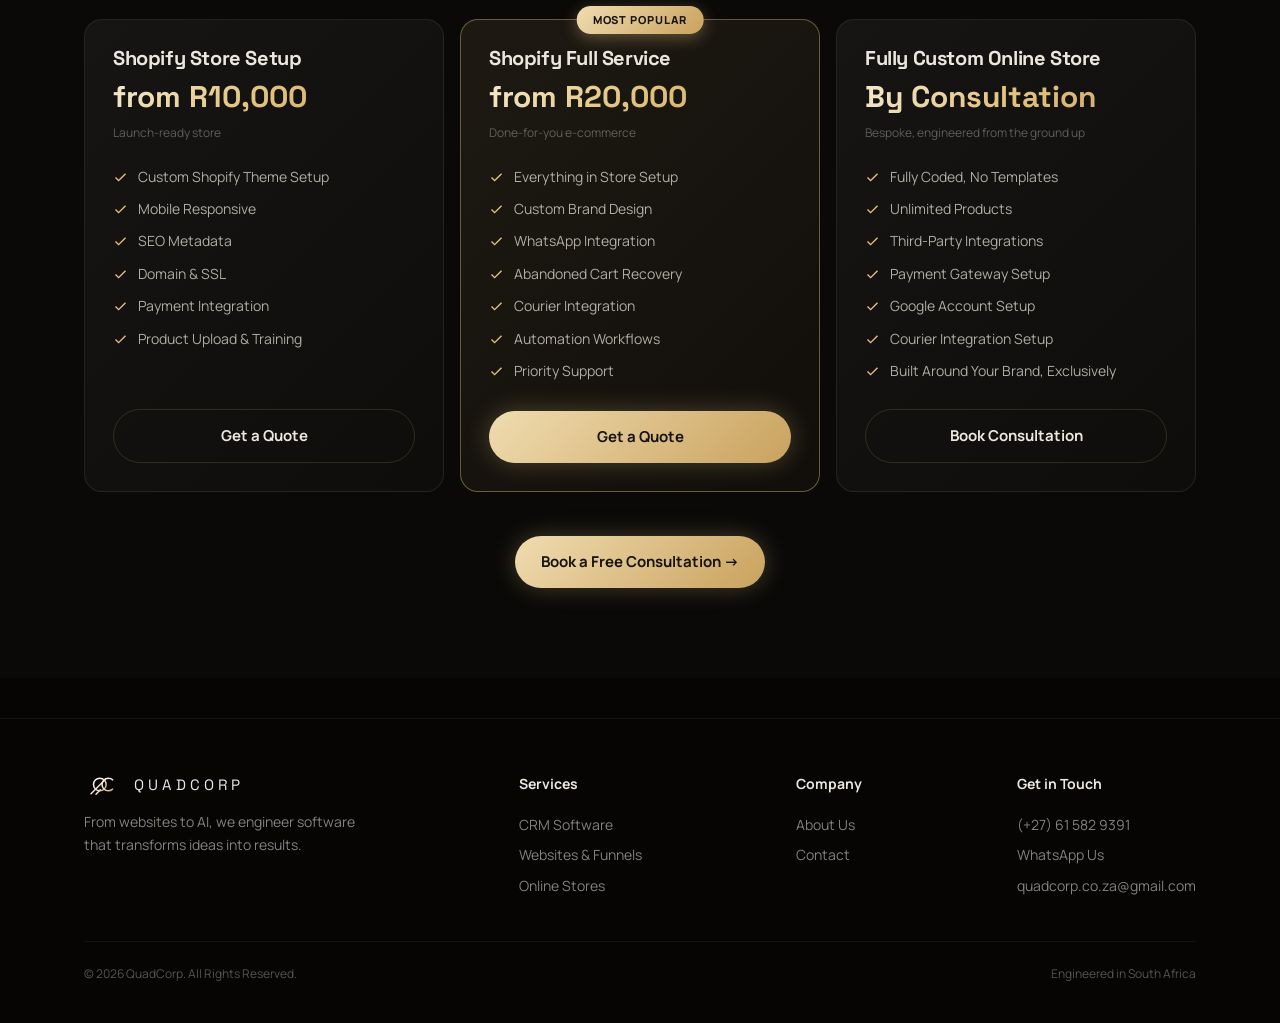
<file: stores.html>
<!DOCTYPE html>
<html lang="en">
<head>
<meta charset="UTF-8">
<meta name="viewport" content="width=device-width, initial-scale=1.0">
<title>Online Stores — QuadCorp</title>
<link rel="preconnect" href="https://fonts.googleapis.com">
<link rel="preconnect" href="https://fonts.gstatic.com" crossorigin>
<link href="https://fonts.googleapis.com/css2?family=Manrope:wght@400;500;600;700&family=Space+Grotesk:wght@500;600;700&display=swap" rel="stylesheet">
<link rel="stylesheet" href="styles.css">
</head>
<body>

<header>
  <nav>
    <a href="index.html" class="brand">
      <svg viewBox="0 0 240 130" fill="none" xmlns="http://www.w3.org/2000/svg">
        <defs><linearGradient id="g" x1="0" y1="0" x2="1" y2="1"><stop offset="0%" stop-color="#fff"/><stop offset="55%" stop-color="#F0E3C8"/><stop offset="100%" stop-color="#C9A25E"/></linearGradient></defs>
        <circle cx="95" cy="62" r="38" stroke="url(#g)" stroke-width="9" fill="none"/>
        <path d="M 172 34 A 38 38 0 1 0 172 90" stroke="url(#g)" stroke-width="9" stroke-linecap="round" fill="none"/>
        <line x1="42" y1="118" x2="126" y2="34" stroke="url(#g)" stroke-width="9" stroke-linecap="round"/>
        <line x1="72" y1="120" x2="98" y2="94" stroke="url(#g)" stroke-width="9" stroke-linecap="round"/>
      </svg>
      <span>QUADCORP</span>
    </a>
    <div class="nav-links">
      <a class="lnk" href="index.html">Home</a>
      <a class="lnk" href="crm.html">CRM</a>
      <a class="lnk" href="websites.html">Websites</a>
      <a class="lnk" href="stores.html">Stores</a>
      <a class="lnk" href="about.html">About</a>
      <a class="lnk" href="contact.html">Contact</a>
    </div>
    <a class="book" href="https://wa.me/27615829391?text=Hi%20QuadCorp!%20I%27d%20like%20to%20book%20a%20free%20consultation." target="_blank" rel="noopener">Book a Call</a>
  </nav>
</header>

<section class="page-hero">
  <div class="inner">
    <span class="tag">Online Stores</span>
    <h1><span class="grad">Your products deserve more than a shelf.</span></h1>
    <p>E-commerce built to attract, engage, and convert, with smooth browsing, secure payments, and a checkout that keeps selling while you sleep.</p>
  </div>
</section>

<section class="blk">
  <div class="wrap">
    <div class="head"><span class="tag">Features</span><h2><span class="grad">A store built to sell.</span></h2></div>
    <div class="grid g3">
      <div class="card"><h3>Custom Storefront</h3><p>A unique store designed around your brand, products, and customers, nothing templated.</p></div>
      <div class="card"><h3>Payment Integration</h3><p>Accept payments securely online with multiple gateway options including PayFast and Peach.</p></div>
      <div class="card"><h3>Courier Integration</h3><p>Seamless delivery tracking and courier management built right in, Aramex, Courier Guy, and more.</p></div>
      <div class="card"><h3>Mobile Optimised</h3><p>Shoppers on mobile convert at the same rate as desktop, guaranteed performance everywhere.</p></div>
      <div class="card"><h3>Analytics Dashboard</h3><p>Know exactly what's selling, what's not, and why, real-time insights that actually help.</p></div>
      <div class="card"><h3>Product Management</h3><p>Add, update, and manage your entire catalogue from one simple dashboard. No tech required.</p></div>
    </div>
  </div>
</section>

<section class="blk" style="background:rgba(255,255,255,0.015);border-top:1px solid rgba(255,255,255,0.05);">
  <div class="wrap">
    <div class="head"><span class="tag">Pricing</span><h2><span class="grad">Scale at your pace.</span></h2><p>All prices are &ldquo;starting from&rdquo; — final quotes depend on catalogue size and features. Prices in ZAR, excluding VAT.</p></div>
    <div class="grid g3">
      <div class="plan"><h4>Shopify Store Setup</h4><div class="pr grad">from R10,000</div><div class="subl">Launch-ready store</div><ul><li><svg viewBox="0 0 24 24"><polyline points="20 6 9 17 4 12"/></svg>Custom Shopify Theme Setup</li><li><svg viewBox="0 0 24 24"><polyline points="20 6 9 17 4 12"/></svg>Mobile Responsive</li><li><svg viewBox="0 0 24 24"><polyline points="20 6 9 17 4 12"/></svg>SEO Metadata</li><li><svg viewBox="0 0 24 24"><polyline points="20 6 9 17 4 12"/></svg>Domain &amp; SSL</li><li><svg viewBox="0 0 24 24"><polyline points="20 6 9 17 4 12"/></svg>Payment Integration</li><li><svg viewBox="0 0 24 24"><polyline points="20 6 9 17 4 12"/></svg>Product Upload &amp; Training</li></ul><a class="btn btn-ghost" href="contact.html">Get a Quote</a></div>
      <div class="plan pop"><div class="badge-pop">Most Popular</div><h4>Shopify Full Service</h4><div class="pr grad">from R20,000</div><div class="subl">Done-for-you e-commerce</div><ul><li><svg viewBox="0 0 24 24"><polyline points="20 6 9 17 4 12"/></svg>Everything in Store Setup</li><li><svg viewBox="0 0 24 24"><polyline points="20 6 9 17 4 12"/></svg>Custom Brand Design</li><li><svg viewBox="0 0 24 24"><polyline points="20 6 9 17 4 12"/></svg>WhatsApp Integration</li><li><svg viewBox="0 0 24 24"><polyline points="20 6 9 17 4 12"/></svg>Abandoned Cart Recovery</li><li><svg viewBox="0 0 24 24"><polyline points="20 6 9 17 4 12"/></svg>Courier Integration</li><li><svg viewBox="0 0 24 24"><polyline points="20 6 9 17 4 12"/></svg>Automation Workflows</li><li><svg viewBox="0 0 24 24"><polyline points="20 6 9 17 4 12"/></svg>Priority Support</li></ul><a class="btn btn-primary" href="contact.html">Get a Quote</a></div>
      <div class="plan"><h4>Fully Custom Online Store</h4><div class="pr grad">By Consultation</div><div class="subl">Bespoke, engineered from the ground up</div><ul><li><svg viewBox="0 0 24 24"><polyline points="20 6 9 17 4 12"/></svg>Fully Coded, No Templates</li><li><svg viewBox="0 0 24 24"><polyline points="20 6 9 17 4 12"/></svg>Unlimited Products</li><li><svg viewBox="0 0 24 24"><polyline points="20 6 9 17 4 12"/></svg>Third-Party Integrations</li><li><svg viewBox="0 0 24 24"><polyline points="20 6 9 17 4 12"/></svg>Payment Gateway Setup</li><li><svg viewBox="0 0 24 24"><polyline points="20 6 9 17 4 12"/></svg>Google Account Setup</li><li><svg viewBox="0 0 24 24"><polyline points="20 6 9 17 4 12"/></svg>Courier Integration Setup</li><li><svg viewBox="0 0 24 24"><polyline points="20 6 9 17 4 12"/></svg>Built Around Your Brand, Exclusively</li></ul><a class="btn btn-ghost" href="contact.html">Book Consultation</a></div>
    </div>
    <div style="text-align:center;margin-top:44px;"><a class="btn btn-primary" href="https://wa.me/27615829391?text=I%20am%20interested%20in%20Online%20Stores" target="_blank" rel="noopener">Book a Free Consultation →</a></div>
  </div>
</section>

<footer>
  <div class="wrap">
    <div class="foot-top">
      <div class="foot-brand">
        <div class="fb">
          <svg viewBox="0 0 240 130" width="40" height="24" fill="none" xmlns="http://www.w3.org/2000/svg">
            <defs><linearGradient id="gf" x1="0" y1="0" x2="1" y2="1"><stop offset="0%" stop-color="#fff"/><stop offset="55%" stop-color="#F0E3C8"/><stop offset="100%" stop-color="#C9A25E"/></linearGradient></defs>
            <circle cx="95" cy="62" r="38" stroke="url(#gf)" stroke-width="9" fill="none"/>
            <path d="M 172 34 A 38 38 0 1 0 172 90" stroke="url(#gf)" stroke-width="9" stroke-linecap="round" fill="none"/>
            <line x1="42" y1="118" x2="126" y2="34" stroke="url(#gf)" stroke-width="9" stroke-linecap="round"/>
            <line x1="72" y1="120" x2="98" y2="94" stroke="url(#gf)" stroke-width="9" stroke-linecap="round"/>
          </svg>
          <span style="font-family:'Space Grotesk';letter-spacing:0.28em;font-size:15px;">QUADCORP</span>
        </div>
        <p>From websites to AI, we engineer software that transforms ideas into results.</p>
      </div>
      <div class="foot-col"><h5>Services</h5><a href="crm.html">CRM Software</a><a href="websites.html">Websites &amp; Funnels</a><a href="stores.html">Online Stores</a></div>
      <div class="foot-col"><h5>Company</h5><a href="about.html">About Us</a><a href="contact.html">Contact</a></div>
      <div class="foot-col"><h5>Get in Touch</h5><a href="tel:+27615829391">(+27) 61 582 9391</a><a href="https://wa.me/27615829391" target="_blank" rel="noopener">WhatsApp Us</a><a href="mailto:quadcorp.co.za@gmail.com">quadcorp.co.za@gmail.com</a></div>
    </div>
    <div class="foot-bot"><span>&copy; 2026 QuadCorp. All Rights Reserved.</span><span>Engineered in South Africa</span></div>
  </div>
</footer>

<script src="script.js"></script>
</body>
</html>
</file>
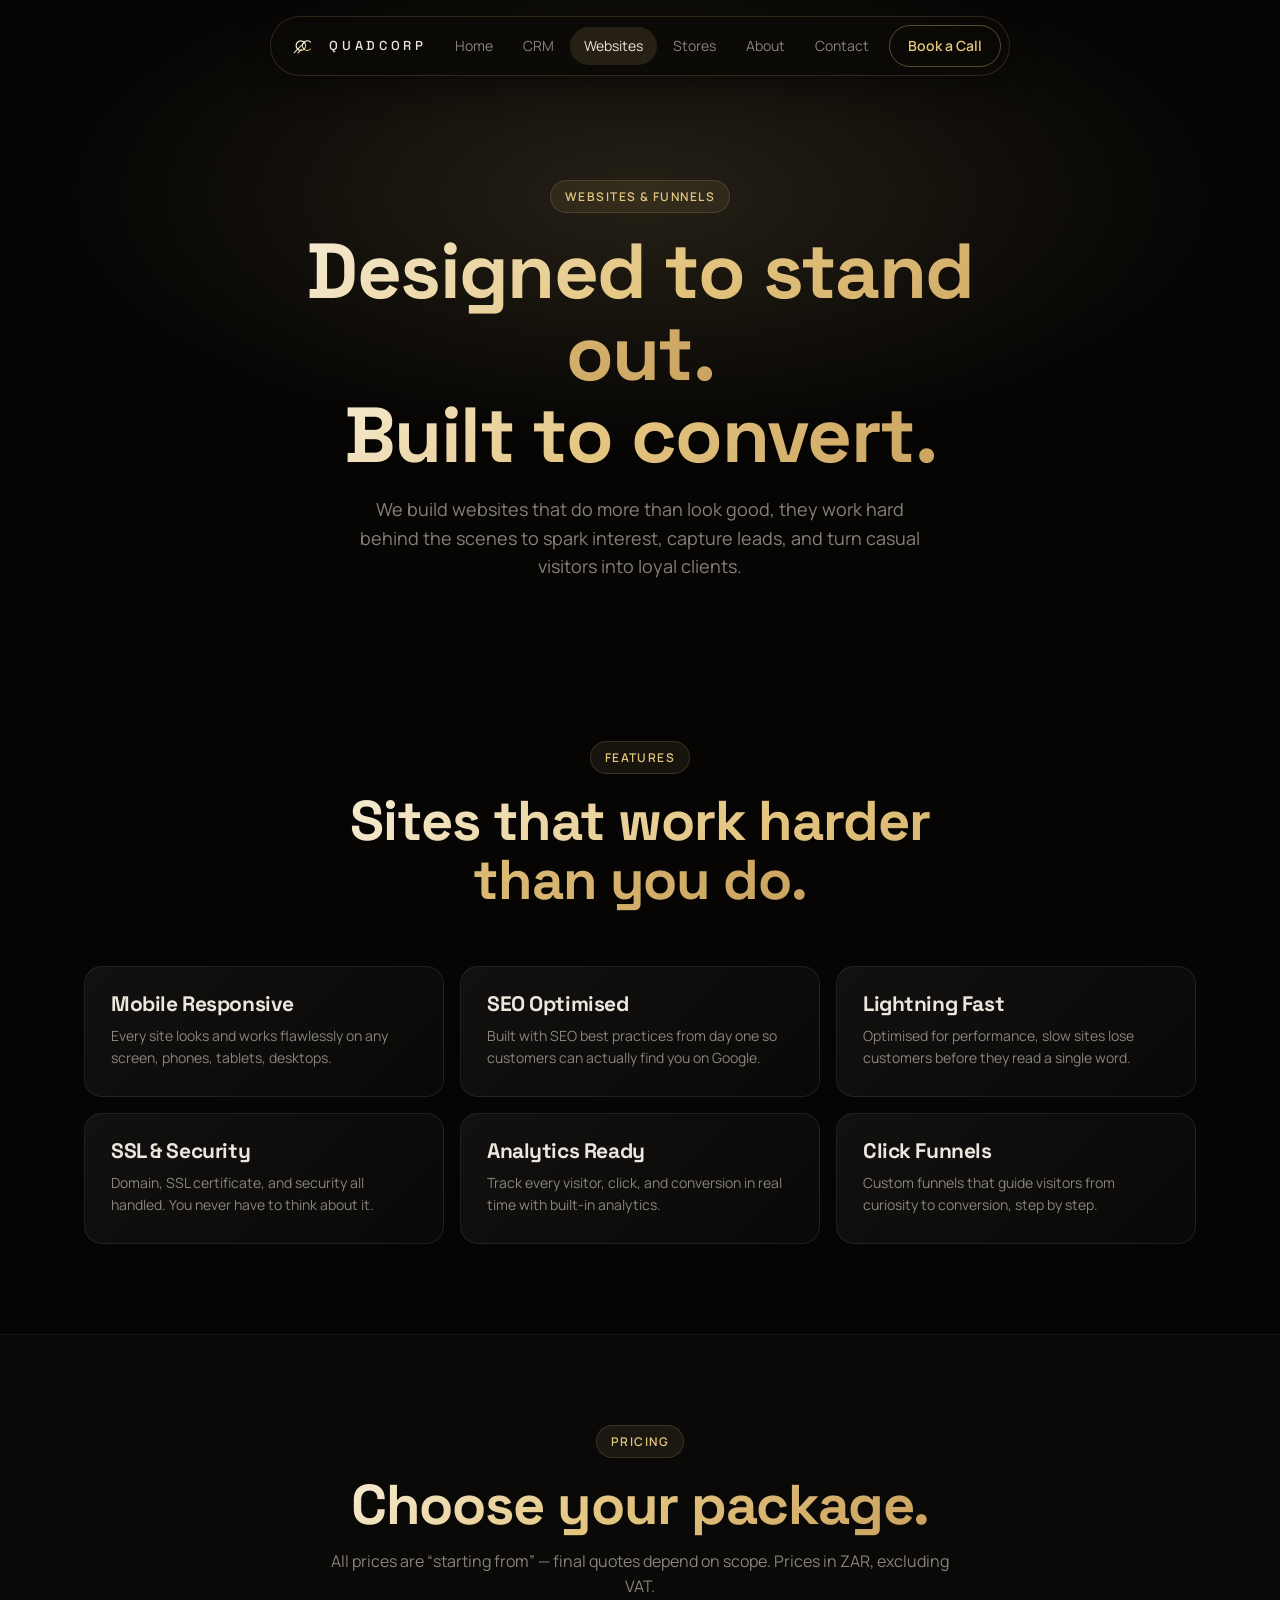
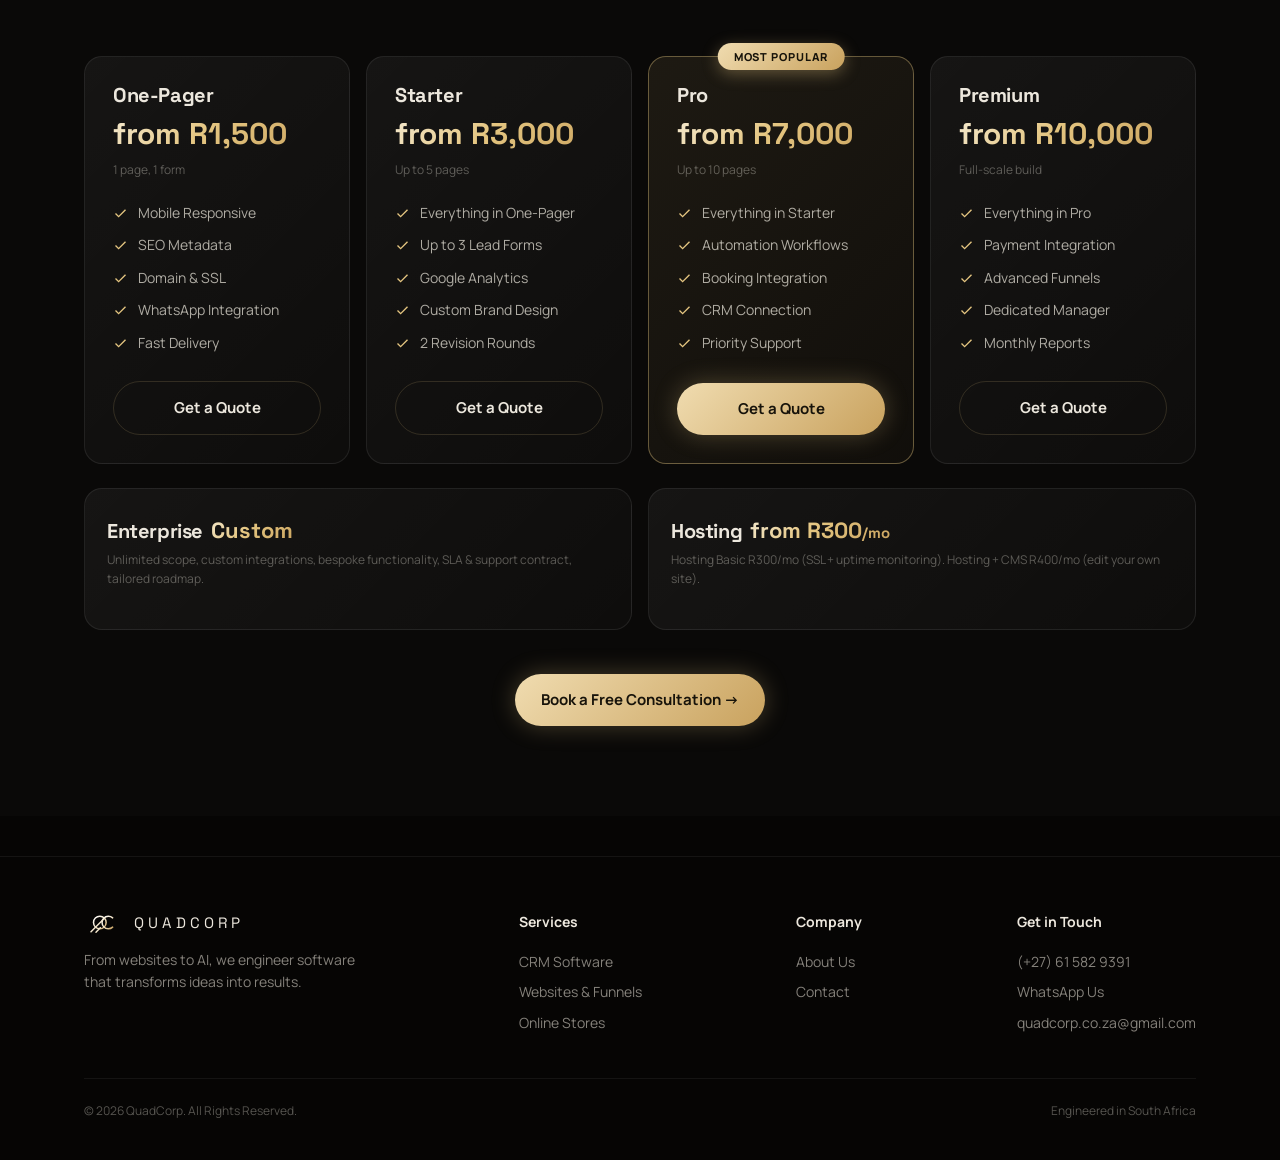
<file: websites.html>
<!DOCTYPE html>
<html lang="en">
<head>
<meta charset="UTF-8">
<meta name="viewport" content="width=device-width, initial-scale=1.0">
<title>Websites & Funnels — QuadCorp</title>
<link rel="preconnect" href="https://fonts.googleapis.com">
<link rel="preconnect" href="https://fonts.gstatic.com" crossorigin>
<link href="https://fonts.googleapis.com/css2?family=Manrope:wght@400;500;600;700&family=Space+Grotesk:wght@500;600;700&display=swap" rel="stylesheet">
<link rel="stylesheet" href="styles.css">
</head>
<body>

<header>
  <nav>
    <a href="index.html" class="brand">
      <svg viewBox="0 0 240 130" fill="none" xmlns="http://www.w3.org/2000/svg">
        <defs><linearGradient id="g" x1="0" y1="0" x2="1" y2="1"><stop offset="0%" stop-color="#fff"/><stop offset="55%" stop-color="#F0E3C8"/><stop offset="100%" stop-color="#C9A25E"/></linearGradient></defs>
        <circle cx="95" cy="62" r="38" stroke="url(#g)" stroke-width="9" fill="none"/>
        <path d="M 172 34 A 38 38 0 1 0 172 90" stroke="url(#g)" stroke-width="9" stroke-linecap="round" fill="none"/>
        <line x1="42" y1="118" x2="126" y2="34" stroke="url(#g)" stroke-width="9" stroke-linecap="round"/>
        <line x1="72" y1="120" x2="98" y2="94" stroke="url(#g)" stroke-width="9" stroke-linecap="round"/>
      </svg>
      <span>QUADCORP</span>
    </a>
    <div class="nav-links">
      <a class="lnk" href="index.html">Home</a>
      <a class="lnk" href="crm.html">CRM</a>
      <a class="lnk" href="websites.html">Websites</a>
      <a class="lnk" href="stores.html">Stores</a>
      <a class="lnk" href="about.html">About</a>
      <a class="lnk" href="contact.html">Contact</a>
    </div>
    <a class="book" href="https://wa.me/27615829391?text=Hi%20QuadCorp!%20I%27d%20like%20to%20book%20a%20free%20consultation." target="_blank" rel="noopener">Book a Call</a>
  </nav>
</header>

<section class="page-hero">
  <div class="inner">
    <span class="tag">Websites &amp; Funnels</span>
    <h1><span class="grad">Designed to stand out.</span><br><span class="grad">Built to convert.</span></h1>
    <p>We build websites that do more than look good, they work hard behind the scenes to spark interest, capture leads, and turn casual visitors into loyal clients.</p>
  </div>
</section>

<section class="blk">
  <div class="wrap">
    <div class="head"><span class="tag">Features</span><h2><span class="grad">Sites that work harder than you do.</span></h2></div>
    <div class="grid g3">
      <div class="card"><h3>Mobile Responsive</h3><p>Every site looks and works flawlessly on any screen, phones, tablets, desktops.</p></div>
      <div class="card"><h3>SEO Optimised</h3><p>Built with SEO best practices from day one so customers can actually find you on Google.</p></div>
      <div class="card"><h3>Lightning Fast</h3><p>Optimised for performance, slow sites lose customers before they read a single word.</p></div>
      <div class="card"><h3>SSL &amp; Security</h3><p>Domain, SSL certificate, and security all handled. You never have to think about it.</p></div>
      <div class="card"><h3>Analytics Ready</h3><p>Track every visitor, click, and conversion in real time with built-in analytics.</p></div>
      <div class="card"><h3>Click Funnels</h3><p>Custom funnels that guide visitors from curiosity to conversion, step by step.</p></div>
    </div>
  </div>
</section>

<section class="blk" style="background:rgba(255,255,255,0.015);border-top:1px solid rgba(255,255,255,0.05);">
  <div class="wrap">
    <div class="head"><span class="tag">Pricing</span><h2><span class="grad">Choose your package.</span></h2><p>All prices are &ldquo;starting from&rdquo; — final quotes depend on scope. Prices in ZAR, excluding VAT.</p></div>
    <div class="grid g4">
      <div class="plan"><h4>One-Pager</h4><div class="pr grad">from R1,500</div><div class="subl">1 page, 1 form</div><ul><li><svg viewBox="0 0 24 24"><polyline points="20 6 9 17 4 12"/></svg>Mobile Responsive</li><li><svg viewBox="0 0 24 24"><polyline points="20 6 9 17 4 12"/></svg>SEO Metadata</li><li><svg viewBox="0 0 24 24"><polyline points="20 6 9 17 4 12"/></svg>Domain &amp; SSL</li><li><svg viewBox="0 0 24 24"><polyline points="20 6 9 17 4 12"/></svg>WhatsApp Integration</li><li><svg viewBox="0 0 24 24"><polyline points="20 6 9 17 4 12"/></svg>Fast Delivery</li></ul><a class="btn btn-ghost" href="contact.html">Get a Quote</a></div>
      <div class="plan"><h4>Starter</h4><div class="pr grad">from R3,000</div><div class="subl">Up to 5 pages</div><ul><li><svg viewBox="0 0 24 24"><polyline points="20 6 9 17 4 12"/></svg>Everything in One-Pager</li><li><svg viewBox="0 0 24 24"><polyline points="20 6 9 17 4 12"/></svg>Up to 3 Lead Forms</li><li><svg viewBox="0 0 24 24"><polyline points="20 6 9 17 4 12"/></svg>Google Analytics</li><li><svg viewBox="0 0 24 24"><polyline points="20 6 9 17 4 12"/></svg>Custom Brand Design</li><li><svg viewBox="0 0 24 24"><polyline points="20 6 9 17 4 12"/></svg>2 Revision Rounds</li></ul><a class="btn btn-ghost" href="contact.html">Get a Quote</a></div>
      <div class="plan pop"><div class="badge-pop">Most Popular</div><h4>Pro</h4><div class="pr grad">from R7,000</div><div class="subl">Up to 10 pages</div><ul><li><svg viewBox="0 0 24 24"><polyline points="20 6 9 17 4 12"/></svg>Everything in Starter</li><li><svg viewBox="0 0 24 24"><polyline points="20 6 9 17 4 12"/></svg>Automation Workflows</li><li><svg viewBox="0 0 24 24"><polyline points="20 6 9 17 4 12"/></svg>Booking Integration</li><li><svg viewBox="0 0 24 24"><polyline points="20 6 9 17 4 12"/></svg>CRM Connection</li><li><svg viewBox="0 0 24 24"><polyline points="20 6 9 17 4 12"/></svg>Priority Support</li></ul><a class="btn btn-primary" href="contact.html">Get a Quote</a></div>
      <div class="plan"><h4>Premium</h4><div class="pr grad">from R10,000</div><div class="subl">Full-scale build</div><ul><li><svg viewBox="0 0 24 24"><polyline points="20 6 9 17 4 12"/></svg>Everything in Pro</li><li><svg viewBox="0 0 24 24"><polyline points="20 6 9 17 4 12"/></svg>Payment Integration</li><li><svg viewBox="0 0 24 24"><polyline points="20 6 9 17 4 12"/></svg>Advanced Funnels</li><li><svg viewBox="0 0 24 24"><polyline points="20 6 9 17 4 12"/></svg>Dedicated Manager</li><li><svg viewBox="0 0 24 24"><polyline points="20 6 9 17 4 12"/></svg>Monthly Reports</li></ul><a class="btn btn-ghost" href="contact.html">Get a Quote</a></div>
    </div>
    <div class="subrow">
      <div class="plan" style="padding:22px;"><div class="mono"><h4>Enterprise</h4><span class="pr grad" style="font-size:22px;">Custom</span></div><div class="subl">Unlimited scope, custom integrations, bespoke functionality, SLA &amp; support contract, tailored roadmap.</div></div>
      <div class="plan" style="padding:22px;"><div class="mono"><h4>Hosting</h4><span class="pr grad" style="font-size:22px;">from R300<small>/mo</small></span></div><div class="subl">Hosting Basic R300/mo (SSL + uptime monitoring). Hosting + CMS R400/mo (edit your own site).</div></div>
    </div>
    <div style="text-align:center;margin-top:44px;"><a class="btn btn-primary" href="https://wa.me/27615829391?text=I%20am%20interested%20in%20Websites%20and%20Funnels" target="_blank" rel="noopener">Book a Free Consultation →</a></div>
  </div>
</section>

<footer>
  <div class="wrap">
    <div class="foot-top">
      <div class="foot-brand">
        <div class="fb">
          <svg viewBox="0 0 240 130" width="40" height="24" fill="none" xmlns="http://www.w3.org/2000/svg">
            <defs><linearGradient id="gf" x1="0" y1="0" x2="1" y2="1"><stop offset="0%" stop-color="#fff"/><stop offset="55%" stop-color="#F0E3C8"/><stop offset="100%" stop-color="#C9A25E"/></linearGradient></defs>
            <circle cx="95" cy="62" r="38" stroke="url(#gf)" stroke-width="9" fill="none"/>
            <path d="M 172 34 A 38 38 0 1 0 172 90" stroke="url(#gf)" stroke-width="9" stroke-linecap="round" fill="none"/>
            <line x1="42" y1="118" x2="126" y2="34" stroke="url(#gf)" stroke-width="9" stroke-linecap="round"/>
            <line x1="72" y1="120" x2="98" y2="94" stroke="url(#gf)" stroke-width="9" stroke-linecap="round"/>
          </svg>
          <span style="font-family:'Space Grotesk';letter-spacing:0.28em;font-size:15px;">QUADCORP</span>
        </div>
        <p>From websites to AI, we engineer software that transforms ideas into results.</p>
      </div>
      <div class="foot-col"><h5>Services</h5><a href="crm.html">CRM Software</a><a href="websites.html">Websites &amp; Funnels</a><a href="stores.html">Online Stores</a></div>
      <div class="foot-col"><h5>Company</h5><a href="about.html">About Us</a><a href="contact.html">Contact</a></div>
      <div class="foot-col"><h5>Get in Touch</h5><a href="tel:+27615829391">(+27) 61 582 9391</a><a href="https://wa.me/27615829391" target="_blank" rel="noopener">WhatsApp Us</a><a href="mailto:quadcorp.co.za@gmail.com">quadcorp.co.za@gmail.com</a></div>
    </div>
    <div class="foot-bot"><span>&copy; 2026 QuadCorp. All Rights Reserved.</span><span>Engineered in South Africa</span></div>
  </div>
</footer>

<script src="script.js"></script>
</body>
</html>
</file>
<file: styles.css>
:root {
  --bg: #060504;
  --gold: #E4C580;
  --gold-bright: #F5EBD3;
  --gold-deep: #C9A25E;
  --line: rgba(228,197,128,0.16);
  --text: #ece7dd;
  --muted: rgba(236,231,221,0.55);
  --faint: rgba(236,231,221,0.35);
}
* { box-sizing: border-box; margin: 0; padding: 0; }
html { scroll-behavior: smooth; }
body {
  font-family: 'Manrope', 'Segoe UI', sans-serif;
  background: var(--bg); color: var(--text);
  font-size: 16px; line-height: 1.6; overflow-x: hidden; -webkit-font-smoothing: antialiased;
}
h1, h2, h3, h4 { font-family: 'Space Grotesk', sans-serif; letter-spacing: -0.02em; line-height: 1.05; }
a { color: inherit; text-decoration: none; }
.wrap { max-width: 1160px; margin: 0 auto; padding: 0 24px; }
.gold { color: var(--gold); }
.grad {
  background: linear-gradient(135deg, var(--gold-bright) 0%, var(--gold) 45%, var(--gold-deep) 100%);
  -webkit-background-clip: text; background-clip: text; -webkit-text-fill-color: transparent;
}
.btn { display: inline-flex; align-items: center; gap: 8px; padding: 14px 26px; border-radius: 999px; font-weight: 700; font-size: 15px; cursor: pointer; transition: transform .2s, box-shadow .2s, background .2s; }
.btn-primary { background: linear-gradient(135deg, #F0DCB0, var(--gold-deep)); color: #17130a; box-shadow: 0 0 24px rgba(228,197,128,0.28); }
.btn-primary:hover { transform: translateY(-2px); box-shadow: 0 0 36px rgba(228,197,128,0.45); }
.btn-ghost { border: 1px solid var(--line); color: var(--text); }
.btn-ghost:hover { border-color: rgba(228,197,128,0.5); background: rgba(228,197,128,0.06); }
.tag { display: inline-block; padding: 6px 14px; border-radius: 999px; font-size: 12px; font-weight: 600; letter-spacing: 0.12em; text-transform: uppercase; color: var(--gold); background: rgba(228,197,128,0.08); border: 1px solid var(--line); }

/* NAV */
header { position: fixed; top: 16px; left: 0; right: 0; z-index: 100; display: flex; justify-content: center; pointer-events: none; }
nav { pointer-events: auto; display: flex; align-items: center; gap: 6px; padding: 8px 8px 8px 18px; border-radius: 999px; background: rgba(10,9,6,0.8); backdrop-filter: blur(20px); border: 1px solid var(--line); box-shadow: 0 8px 32px rgba(0,0,0,0.4); }
nav .brand { display: flex; align-items: center; gap: 10px; margin-right: 8px; }
nav .brand svg { width: 30px; height: 20px; }
nav .brand span { font-family: 'Space Grotesk'; font-weight: 500; letter-spacing: 0.28em; font-size: 13px; }
.nav-links { display: flex; align-items: center; gap: 2px; }
nav a.lnk { padding: 8px 14px; border-radius: 999px; font-size: 14px; color: var(--muted); transition: color .2s, background .2s; }
nav a.lnk:hover, nav a.lnk.active { color: var(--text); }
nav a.lnk.active { background: rgba(228,197,128,0.12); }
nav .book { border: 1px solid rgba(228,197,128,0.35); color: var(--gold); padding: 9px 18px; border-radius: 999px; font-size: 14px; font-weight: 600; }
nav .book:hover { background: rgba(228,197,128,0.08); }

/* Mobile nav toggle (injected by script.js) */
.nav-toggle { display: none; align-items: center; justify-content: center; width: 38px; height: 38px; border: none; background: transparent; color: var(--text); cursor: pointer; border-radius: 999px; }
.nav-toggle svg { width: 20px; height: 20px; stroke: currentColor; fill: none; stroke-width: 2; stroke-linecap: round; }
.mobile-menu {
  position: absolute; top: calc(100% + 12px); left: 50%; transform: translateX(-50%);
  width: min(320px, calc(100vw - 32px));
  background: rgba(10,9,6,0.96); backdrop-filter: blur(20px);
  border: 1px solid var(--line); border-radius: 22px; padding: 10px;
  box-shadow: 0 16px 40px rgba(0,0,0,0.5);
  display: none; flex-direction: column; gap: 2px;
}
.mobile-menu.open { display: flex; }
.mobile-menu a { padding: 12px 18px; border-radius: 14px; font-size: 15px; color: var(--muted); transition: color .2s, background .2s; }
.mobile-menu a:hover, .mobile-menu a.active { color: var(--text); background: rgba(228,197,128,0.1); }
.mobile-menu .mm-book { margin-top: 6px; text-align: center; color: var(--gold); border: 1px solid rgba(228,197,128,0.35); font-weight: 600; }

/* HERO */
.hero { position: relative; min-height: 100vh; display: flex; flex-direction: column; align-items: center; justify-content: center; text-align: center; padding: 160px 24px 90px; overflow: hidden; }
.hero::before { content: ""; position: absolute; inset: 0; pointer-events: none; background: radial-gradient(ellipse 90% 55% at 50% 115%, rgba(120,90,45,0.35) 0%, transparent 62%), radial-gradient(circle at 50% 38%, rgba(228,197,128,0.14) 0%, transparent 60%); }
.hero::after { content: ""; position: absolute; inset: 0; opacity: 0.4; pointer-events: none; background-image: linear-gradient(rgba(255,255,255,0.03) 1px, transparent 1px), linear-gradient(90deg, rgba(255,255,255,0.03) 1px, transparent 1px); background-size: 60px 60px; -webkit-mask-image: radial-gradient(ellipse 70% 60% at 50% 40%, #000 30%, transparent 75%); mask-image: radial-gradient(ellipse 70% 60% at 50% 40%, #000 30%, transparent 75%); }
.hero-inner { position: relative; z-index: 1; max-width: 900px; }
.hero h1 { font-size: clamp(52px, 10vw, 118px); font-weight: 700; margin-bottom: 26px; }
.hero .kws { display: flex; gap: 22px; justify-content: center; flex-wrap: wrap; margin-bottom: 26px; font-family: 'Space Grotesk'; font-size: clamp(18px, 2.4vw, 26px); font-weight: 600; }
.hero .kws span { color: var(--faint); transition: color .4s, filter .4s; filter: blur(3px); }
.hero .kws span.on { color: var(--gold); filter: blur(0); }
.hero p.sub { max-width: 620px; margin: 0 auto 36px; color: var(--muted); font-size: 18px; }
.hero .cta { display: flex; gap: 14px; justify-content: center; flex-wrap: wrap; }
.stats { display: flex; gap: clamp(28px, 6vw, 68px); justify-content: center; flex-wrap: wrap; margin-top: 72px; }
.stats .s p.v { font-family: 'Space Grotesk'; font-size: 40px; font-weight: 700; }
.stats .s p.l { font-size: 11px; letter-spacing: 0.2em; text-transform: uppercase; color: var(--faint); margin-top: 4px; }

/* PAGE HERO (inner pages) */
.page-hero { position: relative; text-align: center; padding: 180px 24px 70px; overflow: hidden; }
.page-hero::before { content: ""; position: absolute; inset: 0; pointer-events: none; background: radial-gradient(ellipse 70% 60% at 50% 30%, rgba(228,197,128,0.14) 0%, transparent 65%); }
.page-hero .inner { position: relative; z-index: 1; max-width: 760px; margin: 0 auto; }
.page-hero h1 { font-size: clamp(40px, 7vw, 78px); font-weight: 700; margin: 18px 0 18px; }
.page-hero p { color: var(--muted); max-width: 560px; margin: 0 auto; font-size: 18px; }

/* SECTIONS */
section.blk { padding: 90px 0; position: relative; }
.head { text-align: center; max-width: 640px; margin: 0 auto 56px; }
.head h2 { font-size: clamp(34px, 5.5vw, 56px); font-weight: 700; margin: 18px 0 14px; }
.head p { color: var(--muted); }
.grid { display: grid; gap: 16px; }
.g3 { grid-template-columns: repeat(3, 1fr); }
.g2 { grid-template-columns: repeat(2, 1fr); }
.g4 { grid-template-columns: repeat(4, 1fr); }

.card { background: linear-gradient(135deg, rgba(255,255,255,0.05), rgba(255,255,255,0.02)); border: 1px solid rgba(255,255,255,0.08); border-radius: 18px; padding: 26px; transition: border-color .3s, box-shadow .3s, transform .3s; }
.card:hover { border-color: rgba(228,197,128,0.35); box-shadow: 0 20px 50px rgba(0,0,0,0.4); transform: translateY(-3px); }
.card .ico { width: 46px; height: 46px; border-radius: 12px; display: flex; align-items: center; justify-content: center; margin-bottom: 16px; background: rgba(228,197,128,0.1); border: 1px solid rgba(228,197,128,0.25); }
.card .ico svg { width: 22px; height: 22px; stroke: var(--gold); fill: none; stroke-width: 1.8; }
.card .kick { font-size: 11px; letter-spacing: 0.14em; text-transform: uppercase; color: var(--gold-deep); font-weight: 700; margin-bottom: 8px; }
.card h3 { font-size: 21px; margin-bottom: 10px; }
.card p { font-size: 14px; color: var(--muted); }
.card .more { margin-top: 18px; font-size: 14px; font-weight: 700; color: var(--gold); }

/* PRICING */
.plan { position: relative; display: flex; flex-direction: column; background: linear-gradient(135deg, rgba(255,255,255,0.05), rgba(255,255,255,0.02)); border: 1px solid rgba(255,255,255,0.08); border-radius: 18px; padding: 28px; }
.plan.pop { border-color: rgba(228,197,128,0.4); background: linear-gradient(135deg, rgba(228,197,128,0.09), rgba(201,162,94,0.04)); }
.badge-pop { position: absolute; top: -14px; left: 50%; transform: translateX(-50%); padding: 5px 16px; border-radius: 999px; font-size: 11px; font-weight: 800; letter-spacing: 0.08em; text-transform: uppercase; white-space: nowrap; background: linear-gradient(135deg, #F0DCB0, var(--gold-deep)); color: #17130a; box-shadow: 0 4px 16px rgba(228,197,128,0.35); }
.plan h4 { font-size: 20px; margin-bottom: 2px; }
.plan .pr { font-family: 'Space Grotesk'; font-size: 30px; font-weight: 700; margin: 2px 0; }
.plan .pr small { font-size: 15px; }
.plan .subl { font-size: 12px; color: var(--faint); margin-bottom: 18px; }
.plan ul { list-style: none; flex: 1; margin-bottom: 22px; }
.plan li { display: flex; gap: 10px; align-items: flex-start; font-size: 14px; color: rgba(236,231,221,0.72); padding: 5px 0; }
.plan li svg { width: 15px; height: 15px; stroke: var(--gold); fill: none; stroke-width: 2.2; flex-shrink: 0; margin-top: 4px; }
.plan .btn { justify-content: center; }
.mono { display: flex; align-items: baseline; gap: 8px; }
.subrow { display: grid; grid-template-columns: 1fr 1fr; gap: 16px; margin-top: 24px; }
.note { margin-top: 28px; padding: 14px 20px; border-radius: 12px; font-size: 13px; font-style: italic; color: var(--gold); background: rgba(228,197,128,0.06); border-left: 3px solid var(--gold); line-height: 1.6; }

/* ABOUT / CONTACT */
.about-grid { display: grid; grid-template-columns: 1fr 1fr; gap: 56px; align-items: center; }
.about-grid p { color: var(--muted); margin-bottom: 14px; font-size: 15px; }
.methods { display: grid; grid-template-columns: repeat(4,1fr); gap: 14px; margin-top: 40px; }
.method { padding: 22px; text-align: left; }
.method .ml { font-size: 12px; color: var(--faint); margin-bottom: 3px; }
.method .mv { font-weight: 600; font-size: 14px; }

/* FOOTER */
footer { border-top: 1px solid rgba(255,255,255,0.06); padding: 54px 0 40px; margin-top: 40px; }
.foot-top { display: flex; justify-content: space-between; flex-wrap: wrap; gap: 30px; }
.foot-brand { max-width: 280px; }
.foot-brand .fb { display: flex; align-items: center; gap: 10px; margin-bottom: 14px; }
.foot-brand p { color: var(--muted); font-size: 14px; }
.foot-col h5 { font-size: 14px; margin-bottom: 14px; }
.foot-col a { display: block; color: var(--muted); font-size: 14px; padding: 4px 0; }
.foot-col a:hover { color: var(--gold); }
.foot-bot { display: flex; justify-content: space-between; flex-wrap: wrap; gap: 10px; margin-top: 40px; padding-top: 22px; border-top: 1px solid rgba(255,255,255,0.06); font-size: 12px; color: var(--faint); }

@media (max-width: 900px) {
  .g3, .g4, .g2, .about-grid, .methods { grid-template-columns: 1fr; }
  .nav-links, nav .book { display: none; }
  .nav-toggle { display: flex; }
  nav { padding: 8px 10px 8px 16px; }
  section.blk { padding: 64px 0; }
  .subrow { grid-template-columns: 1fr; }
}
</file>
